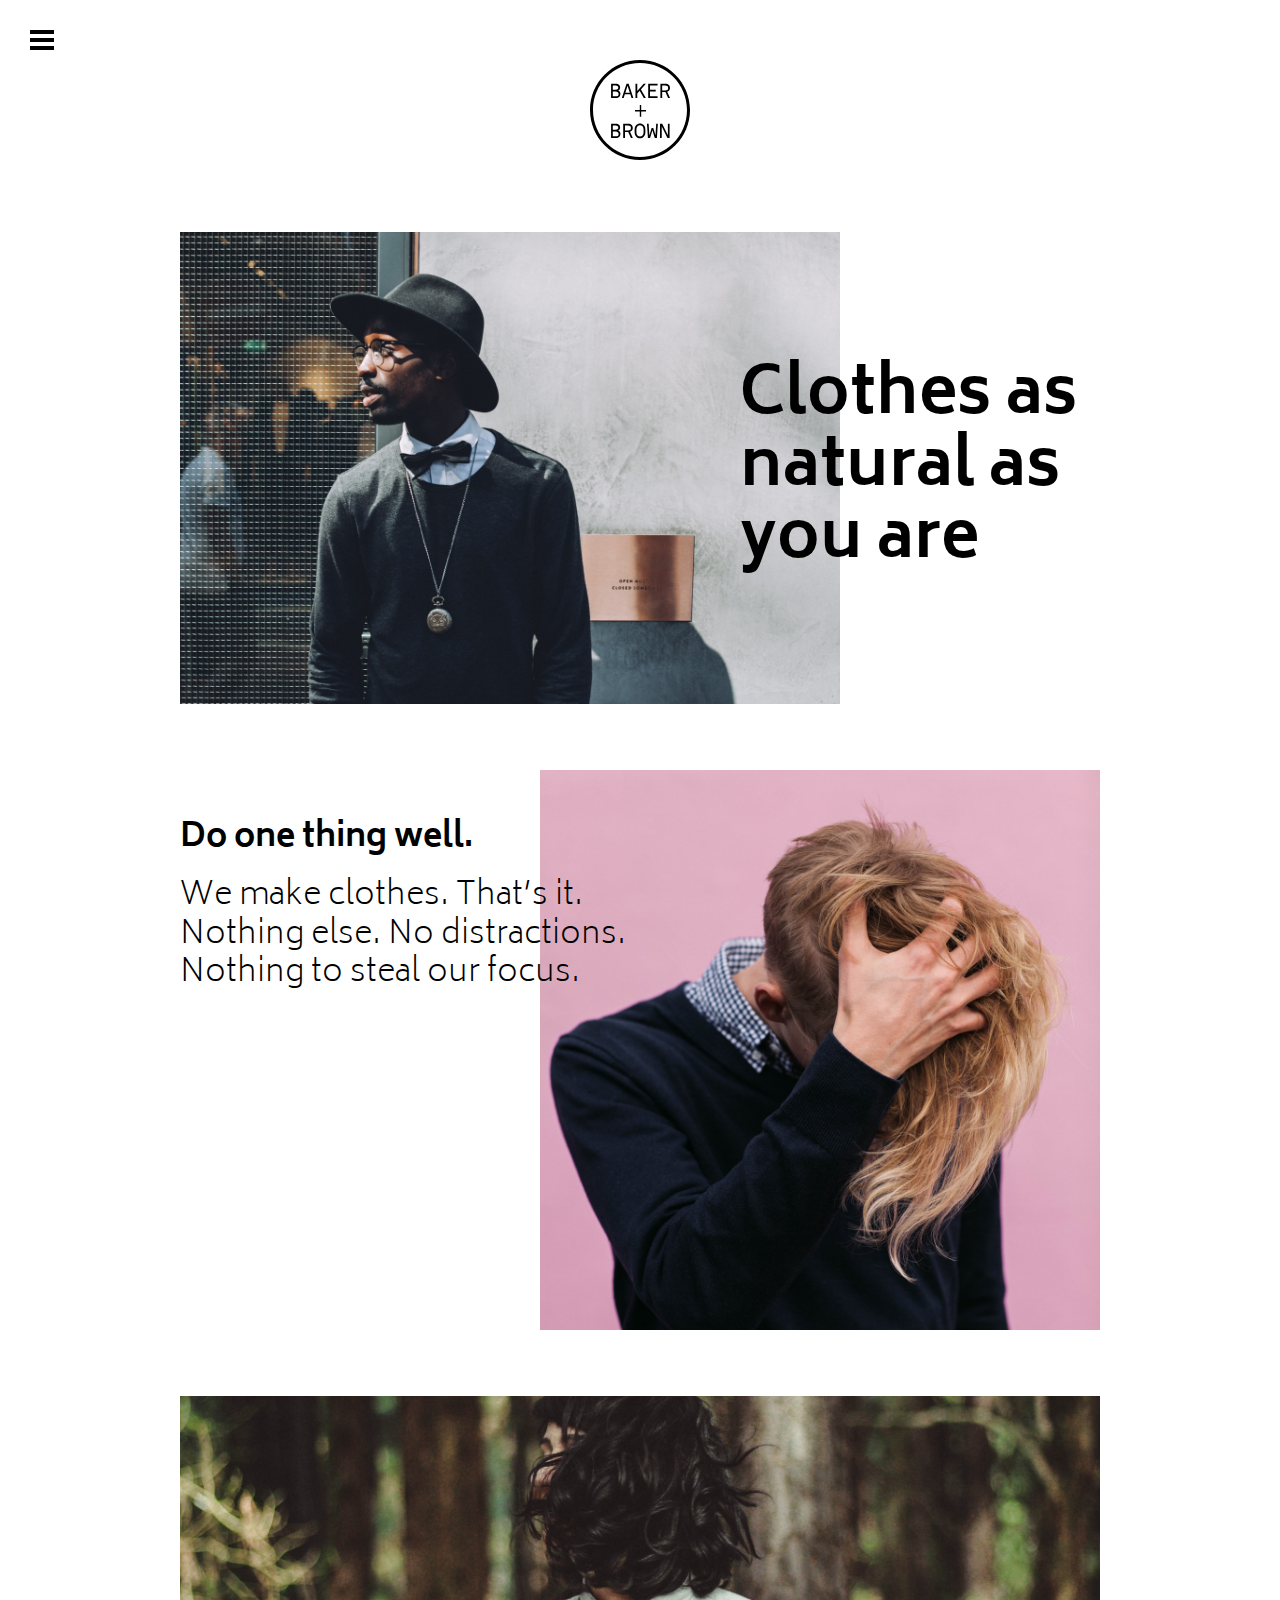
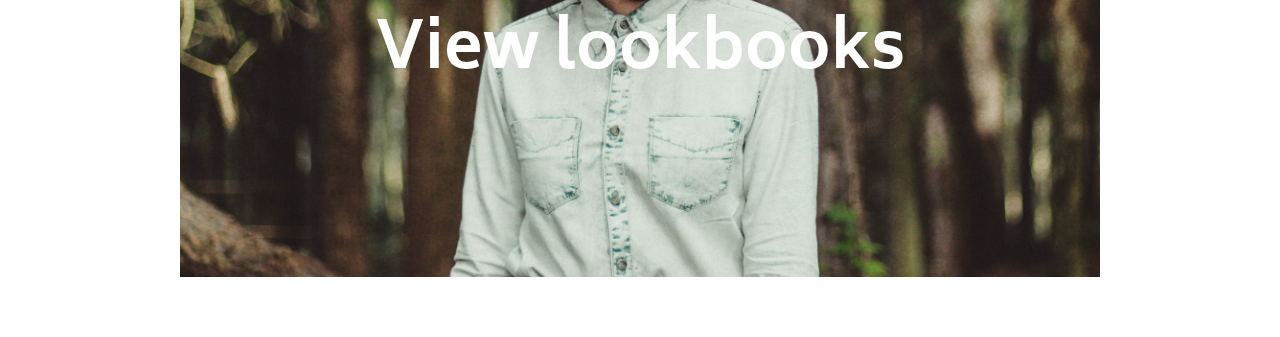
<file: Baker+Brown/index.html>
<!DOCTYPE html>
<html lang="en">
  <head>
    <meta charset="UTF-8" />
    <meta http-equiv="X-UA-Compatible" content="IE=edge" />
    <meta name="viewport" content="width=1024, initial-scale=1.0" />
    <link rel="stylesheet" href="./style.css" />
    <title>Baker+Brown</title>
  </head>
  <body>
    <header>
      <h1>
        <img src="./assets/logo.svg" alt="Baker+Brown" />
      </h1>
      <a href="#" class="menu-toggle"><img src="./assets/menu-icon.svg" alt=""/></a>
    </header>
    <div class="menu">
      <nav>
        <a href="#">Shop</a>
        <a href="#">Winter2022</a>
        <a href="#">process</a>
        <a href="#">About us</a>
      </nav>
    </div>
    <section class="natural">
      <img src="./assets/image_1.jpg" alt="" />
      <div class="copy">
        <h2>Clothes as natural as you are</h2>
      </div>
    </section>
    <section class="one-thing">
      <img src="./assets/image_2.jpg" alt="" />
      <div class="copy">
        <h3>Do one thing well.</h3>
        <p>
          We make clothes. That’s it. Nothing else. No distractions. Nothing to
          steal our focus.
        </p>
      </div>
    </section>
    <section class="lookbook">
      <h2>View lookbooks</h2>
    </section>
    <script src="./assets/jquery.js"></script>
    <script src="./main.js"></script>
  </body>
</html>
</file>
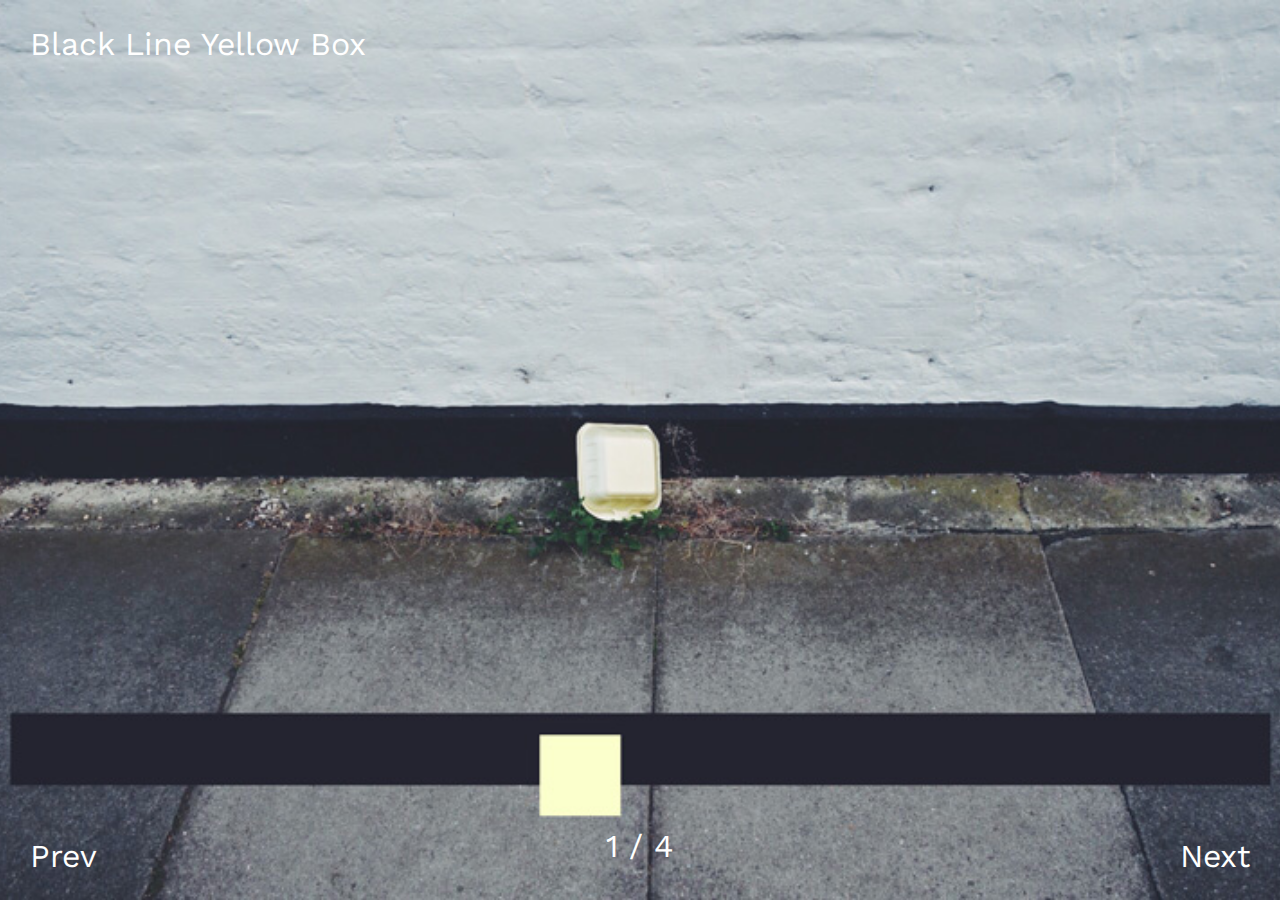
<file: boyce-slideshow/index.html>
<!DOCTYPE html>
<html lang="en">
  <head>
    <meta charset="UTF-8" />
    <meta http-equiv="X-UA-Compatible" content="IE=edge" />
    <meta name="viewport" content="width=device-width, initial-scale=1.0" />
    <link rel="stylesheet" href="./style.css" />
    <title>Boyce-slideshow</title>
  </head>
  <body>
    <div class="slideshow">
      <div class="holder">
        <div class="slide-1">Black Line Yellow Box</div>
        <div class="slide-2">Bollard Bag Black Grey</div>
        <div class="slide-3">Cardboard Box Metal Panel</div>
        <div class="slide-4">Post Panel Frame</div>
      </div>
    </div>

    <div class="steps"></div>

    <a href="#" class="prev">Prev</a>
    <a href="#" class="next">Next</a>

    <script src="./assets/jquery.js"></script>
    <script src="slideshow.js"></script>
  </body>
</html>
</file>
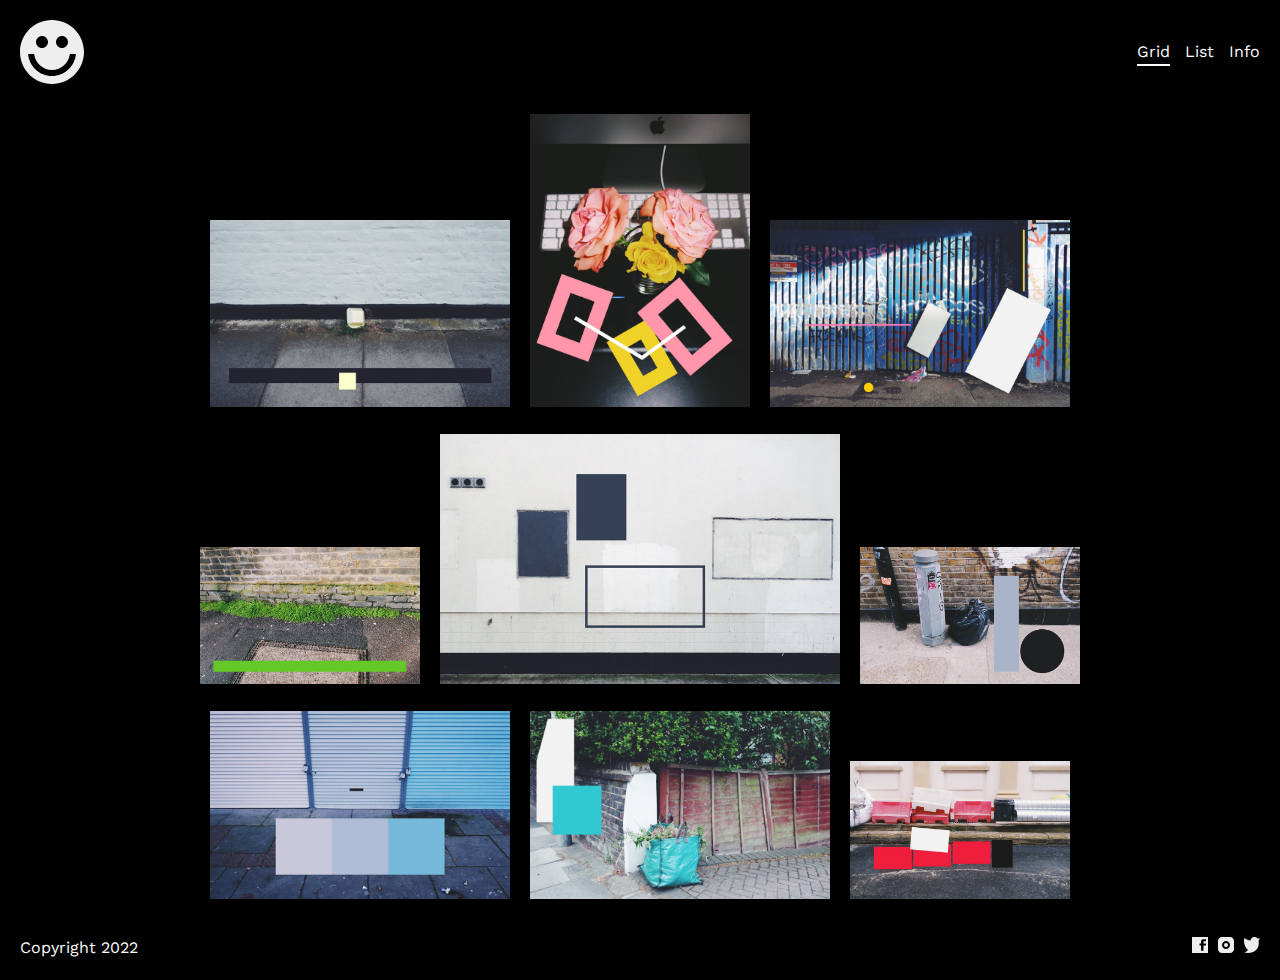
<file: boyce/index.html>
<!DOCTYPE html>
<html lang="en">
  <head>
    <meta charset="UTF-8" />
    <meta http-equiv="X-UA-Compatible" content="IE=edge" />
    <meta name="viewport" content="width=device-width, initial-scale=1.0" />
    <link rel="stylesheet" href="style.css">
    <title>Boyce</title>
  </head>
  <body>
    <header>
      <h1>
        <img src="./assets/logo.svg" alt="logo" />
      </h1>
      <nav>
        <a href="#" class="selected">Grid</a>
        <a href="./list.html">List</a>
        <a href="#">Info</a>
      </nav>
    </header>
    <section class="photos">
      <div class="photo">
        <div class="overlay">
          <h2>Black Line Yellow Box</h2>
        </div>
        <img src="./assets/image_1.jpg" alt="" />
      </div>
      <div class="photo small">
        <div class="overlay">
          <h2>Desk Flowers</h2>
        </div>
        <img src="./assets/image_2.jpg" alt="" />
      </div>
      <div class="photo">
        <div class="overlay">
          <h2>Fence Sign Reach</h2>
        </div>
        <img src="./assets/image_3.jpg" alt="" />
      </div>
      <div class="photo small">
        <div class="overlay">
          <h2>Green Grass Line</h2>
        </div>
        <img src="./assets/image_4.jpg" alt="" />
      </div>
      <div class="photo large">
        <div class="overlay">
          <h2>Fill Outline</h2>
        </div>
        <img src="./assets/image_5.jpg" alt="" />
      </div>
      <div class="photo small">
        <div class="overlay">
          <h2>Bollard Bag Black Grey</h2>
        </div>
        <img src="./assets/image_6.jpg" alt="" />
      </div>
      <div class="photo">
        <div class="overlay">
          <h2>Three Shutters</h2>
        </div>
        <img src="./assets/image_7.jpg" alt="" />
      </div>
      <div class="photo">
        <div class="overlay">
          <h2>Green Bag White Wall</h2>
        </div>
        <img src="./assets/image_8.jpg" alt="" />
      </div>
      <div class="photo small">
        <div class="overlay">
          <h2>Temporary Barrier Bin</h2>
        </div>
        <img src="./assets/image_9.jpg" alt="" />
      </div>
    </section>
    <footer>
      <p>Copyright 2022</p>
      <nav>
        <a href="#"><img src="./assets/icon-facebook.svg" alt=""></a>
        <a href="#"><img src="./assets/icon-instagram.svg" alt=""></a>
        <a href="#"><img src="./assets/icon-twitter.svg" alt=""></a>
      </nav>
    </footer>
  </body>
</html>
</file>
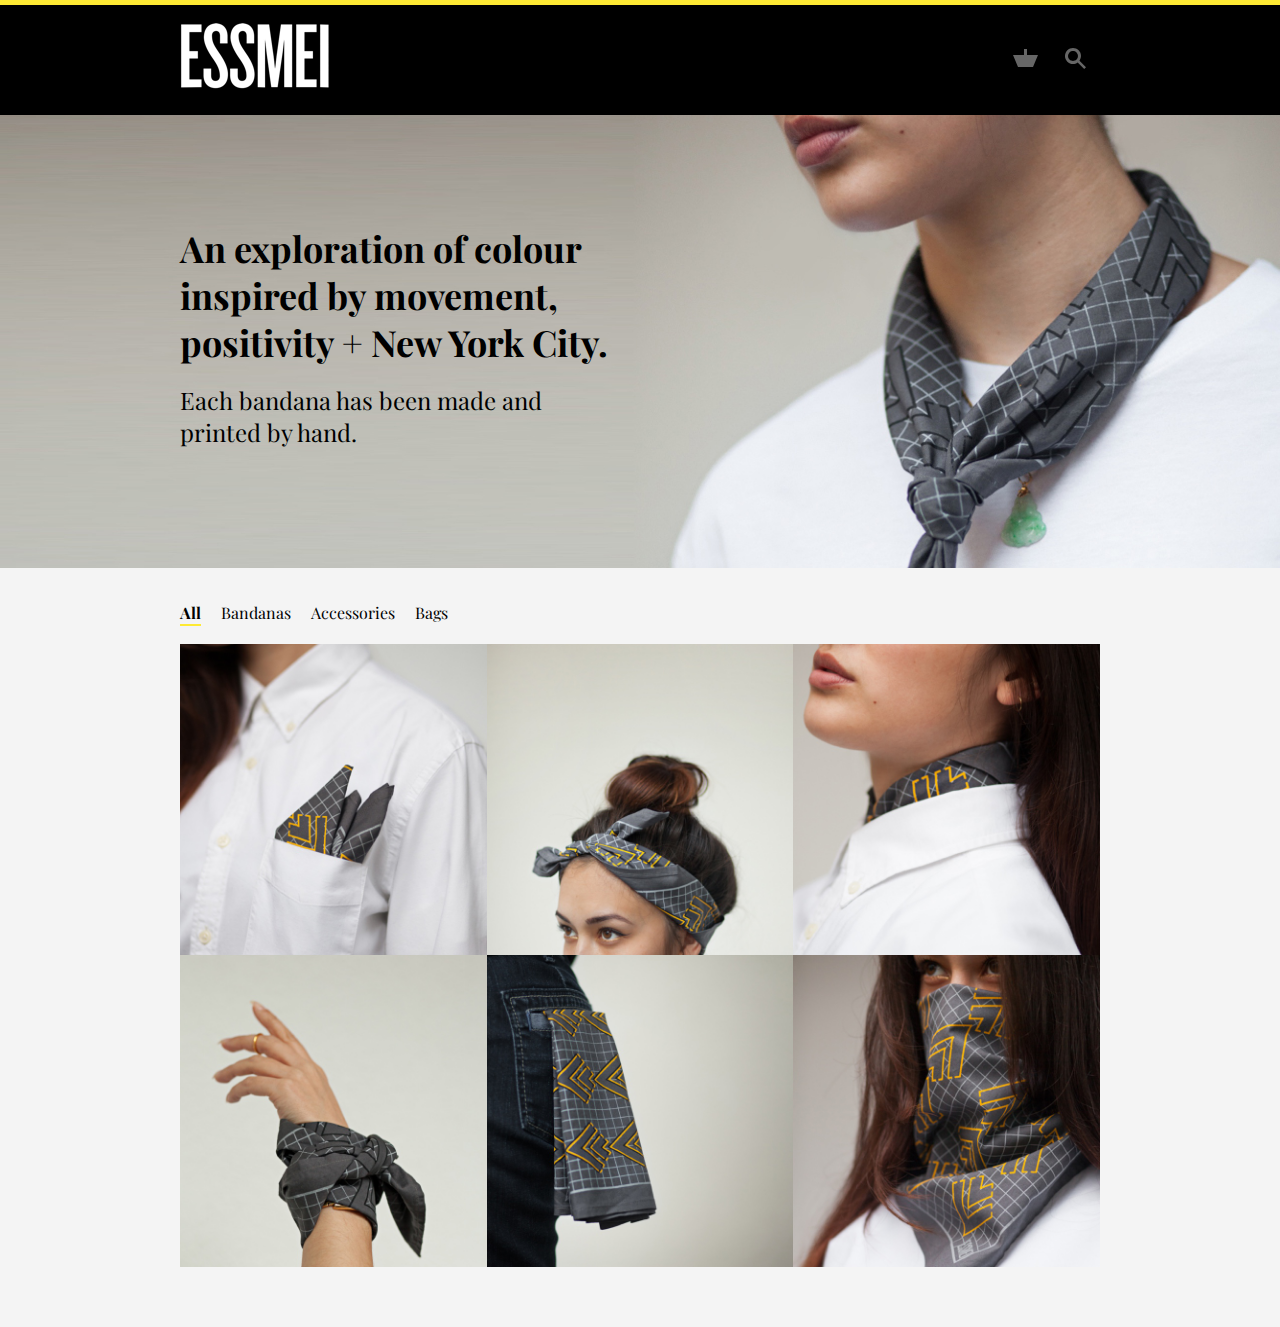
<file: Essmei/index.html>
<!DOCTYPE html>
<html lang="en">
  <head>
    <meta charset="UTF-8" />
    <meta http-equiv="X-UA-Compatible" content="IE=edge" />
    <meta name="viewport" content="width=device-width, initial-scale=1.0" />
    <link rel="stylesheet" href="./style.css" />
    <title>Essmei</title>
  </head>
  <body>
    <header>
      <div class="container">
        <h1>
          <img src="./assets/logo.png" alt="Essmei" />
        </h1>
        <nav>
          <a href="basket.html">
            <img src="./assets/basket-icon.svg" alt="basket" />
          </a>
          <a href="search.html">
            <img src="./assets/search-icon.svg" alt="search" />
          </a>
        </nav>
      </div>
    </header>
    <section class="hero">
      <div class="container">
        <div class="intro">
          <h2>
            An exploration of colour inspired by movement, positivity + New York
            City.
          </h2>
          <p>Each bandana has been made and printed by hand.</p>
        </div>
      </div>
    </section>
    <nav class="filters">
      <div class="container">
        <a href="#" class="show-filters">Show filters</a>
        <ul class="filters-list">
          <li>
            <a class="selected" href="all.html" data-filter=".product">All</a>
          </li>
          <li>
            <a href="bandanas.html" data-filter=".bandanas">Bandanas</a>
          </li>
          <li>
            <a href="accessories.html" data-filter=".accessories"
              >Accessories</a
            >
          </li>
          <li>
            <a href="bags.html" data-filter=".bags">Bags</a>
          </li>
        </ul>
      </div>
    </nav>
    <section class="products">
      <div class="container">
        <div class="product accessories">
          <div class="overlay">
            <h4>Pocket square</h4>
            <p>$40</p>
          </div>
          <img src="./assets/image_1.jpg" alt="" />
        </div>
        <div class="product bandanas">
          <div class="overlay">
            <h4>Bandana</h4>
            <p>$40</p>
          </div>
          <img src="./assets/image_2.jpg" alt="" />
        </div>
        <div class="product accessories">
          <div class="overlay">
            <h4>Neckerchief</h4>
            <p>$30</p>
          </div>
          <img src="./assets/image_3.jpg" alt="" />
        </div>
        <div class="product bandanas">
          <div class="overlay">
            <h4>Tie</h4>
            <p>$50</p>
          </div>
          <img src="./assets/image_4.jpg" alt="" />
        </div>
        <div class="product accessories">
          <div class="overlay">
            <h4>Wristkerchief</h4>
            <p>$35</p>
          </div>
          <img src="./assets/image_5.jpg" alt="" />
        </div>
        <div class="product bags">
          <div class="overlay">
            <h4>Balaclava</h4>
            <p>$20</p>
          </div>
          <img src="./assets/image_6.jpg" alt="" />
        </div>
      </div>
    </section>
    <script src="./assets/jquery.js"></script>
    <script src="./main.js"></script>
  </body>
</html>
</file>
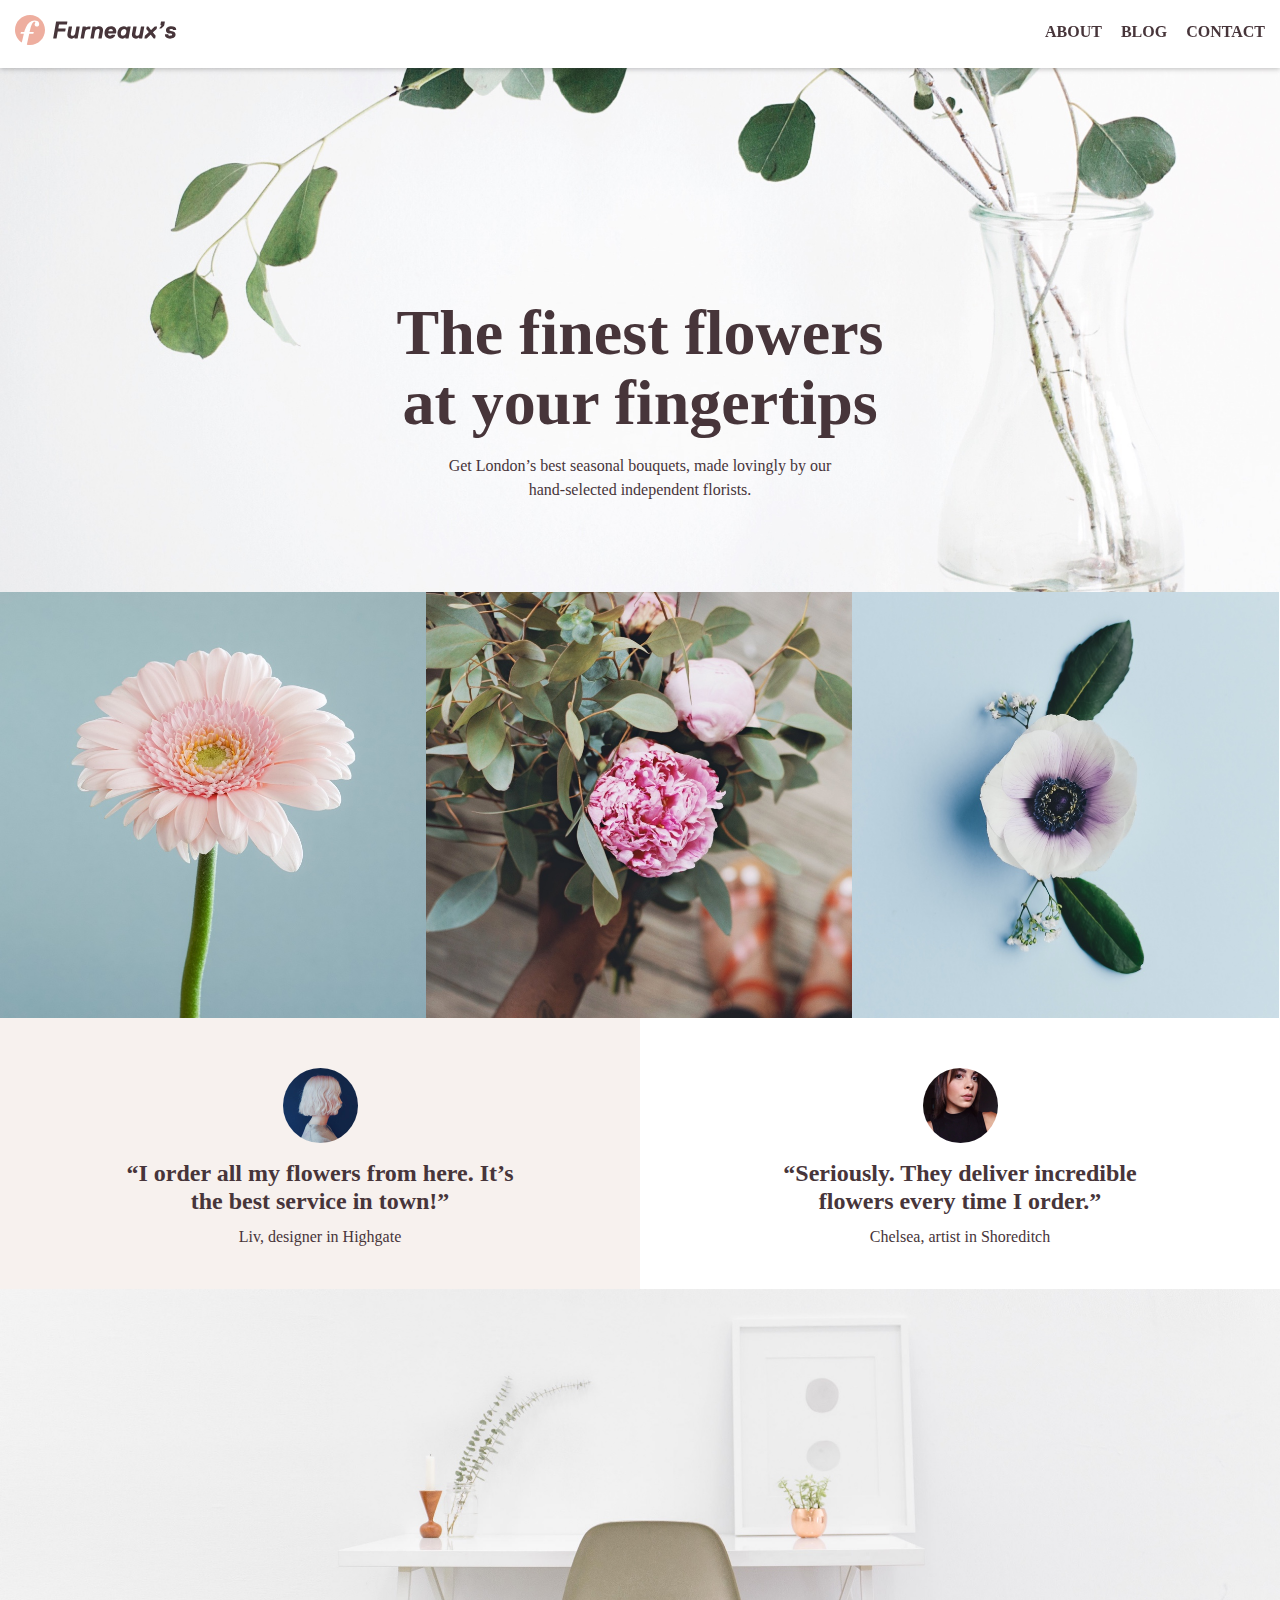
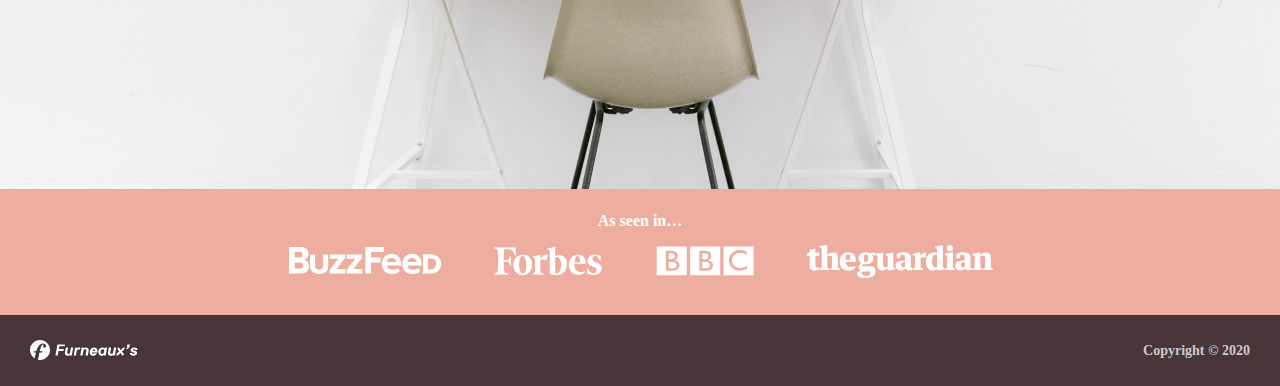
<file: furneauxs/index.html>
<!DOCTYPE html>
<html lang="en">
  <head>
    <meta charset="UTF-8" />
    <meta http-equiv="X-UA-Compatible" content="IE=edge" />
    <meta name="viewport" content="width=device-width, initial-scale=1.0" />
    <link rel="stylesheet" href="style.css">
    <title>Florist</title>
  </head>
  <body>
    <header>
      <h1><img src="./assets/logo.svg" alt="Florist" /></h1>
      <nav>
        <a href="#">About</a>
        <a href="#">Blog</a>
        <a href="#">Contact</a>
      </nav>
    </header>
    <section class="hero">
      <div>
        <h2>The finest flowers at your fingertips</h2>
        <p>
          Get London’s best seasonal bouquets, made lovingly by our
          hand-selected independent florists.
        </p>
      </div>
    </section>
    <section class="flowers">
        <img src="./assets/flower_1.jpg" alt="">
        <img src="./assets/flower_2.jpg" alt="">
        <img src="./assets/flower_3.jpg" alt="">
    </section>
    <section class="quotes">
      <div class="creambackground">
        <img src="./assets/quote_liv.png" alt="">
        <blockquote>“I order all my flowers from here. It’s the best service in town!”</blockquote>
        <p>Liv, designer in Highgate</p>
      </div>
      <div>
        <img src="./assets/quote_chelsea.png" alt="">
        <blockquote>“Seriously. They deliver incredible flowers every time I order.”</blockquote>
        <p>Chelsea, artist in Shoreditch</p>
      </div>
    </section>
    <section class="hero chair"></section>
    <section class="logos">
      <p>As seen in…</p>
      <img src="./assets/buzzfeed.svg" alt="">
      <img src="./assets/forbes.svg" alt="">
      <img src="./assets/bbc.svg" alt="">
      <img src="./assets/guardian.svg" alt="">
    </section>
    <footer>
      <img src="./assets/logo-footer.svg" alt="">
      <p>Copyright &copy; 2020</p>
    </footer>
  </body>
</html>
</file>
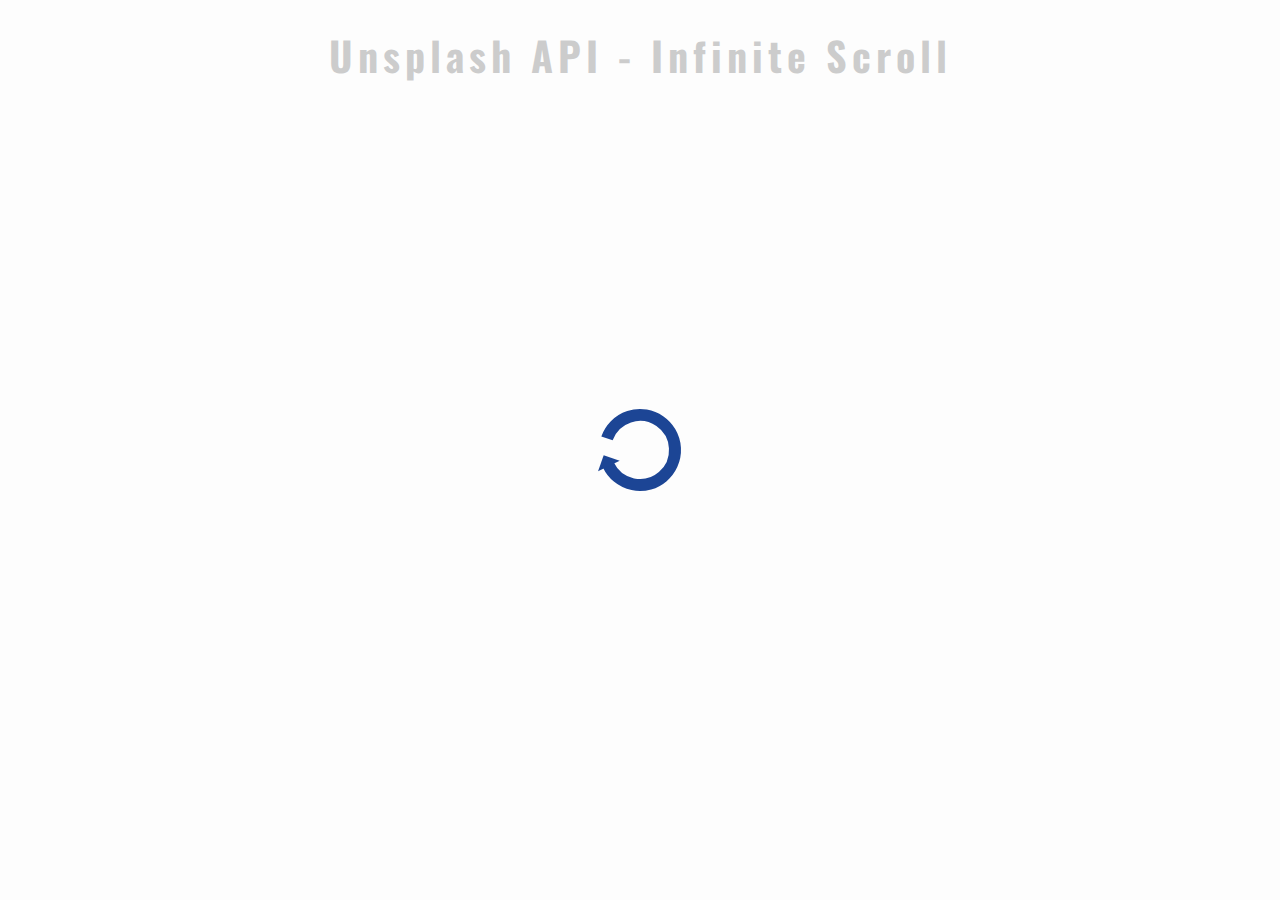
<file: infinite-scroll/index.html>
<!DOCTYPE html>
<html lang="en">
  <head>
    <meta charset="UTF-8" />
    <meta http-equiv="X-UA-Compatible" content="IE=edge" />
    <meta name="viewport" content="width=device-width, initial-scale=1.0" />
    <title>Infinite Scroll</title>
    <link rel="stylesheet" href="style.css" />
  </head>
  <body>
    <!-- Title -->
    <h1>Unsplash API - Infinite Scroll</h1>
    <!-- Loader -->
    <div class="loader" id="loader">
      <img src="./loader.svg" alt="Loading.." />
    </div>
    <!-- Image container -->
    <div class="image-container" id="image-container">
      
    </div>
    <script src="./main.js"></script>
  </body>
</html>
</file>
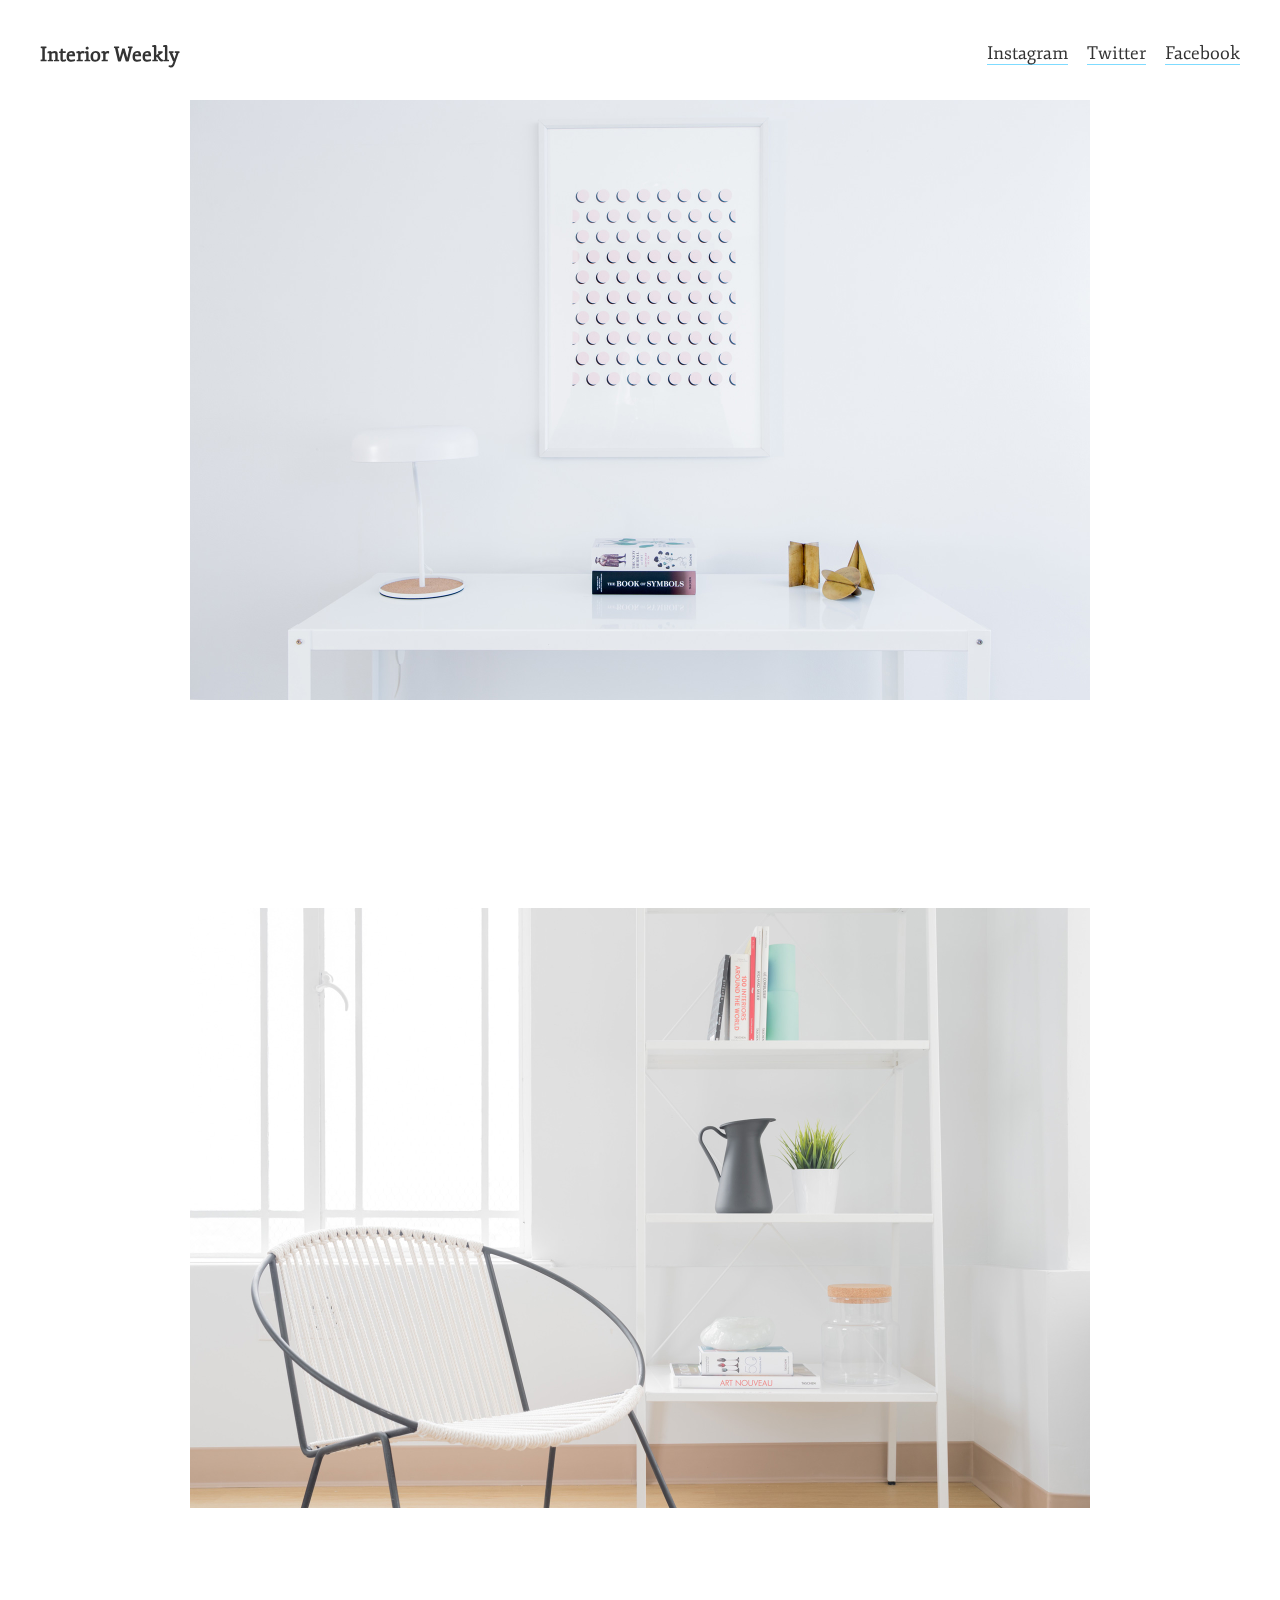
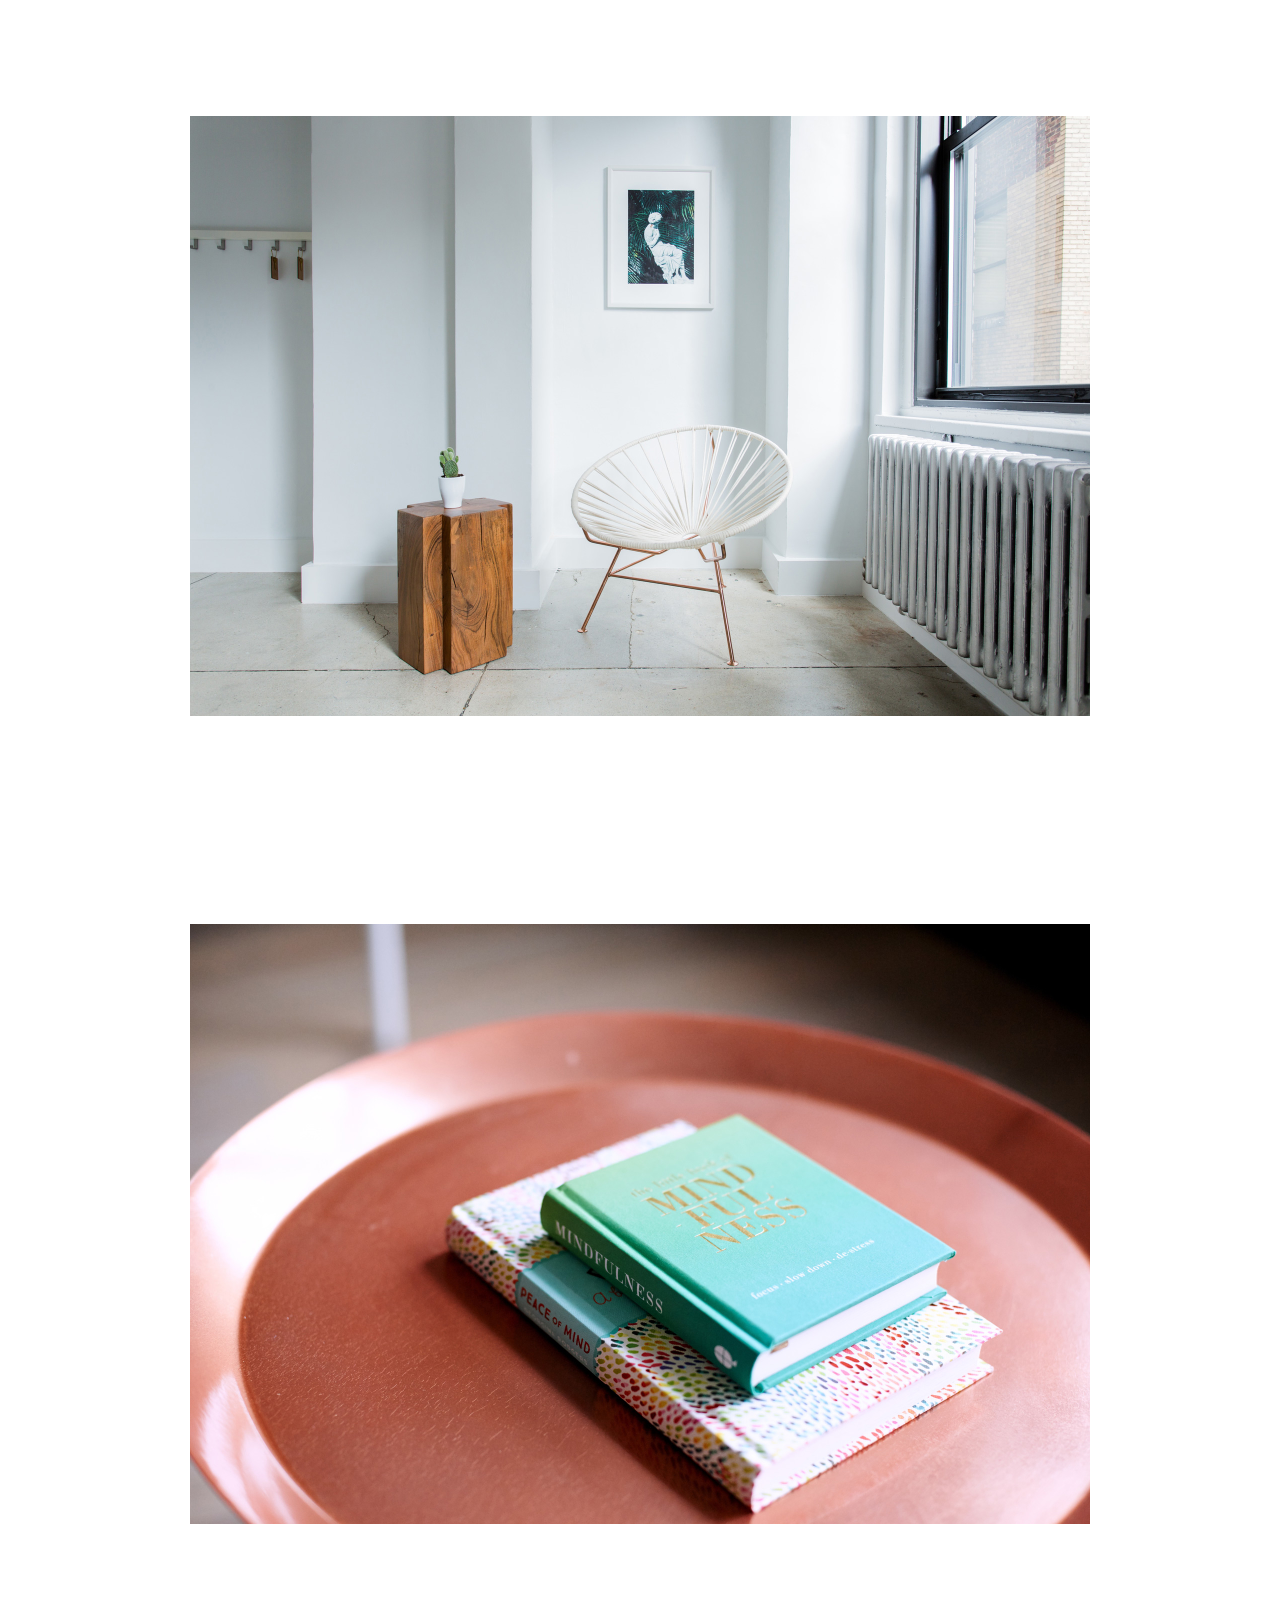
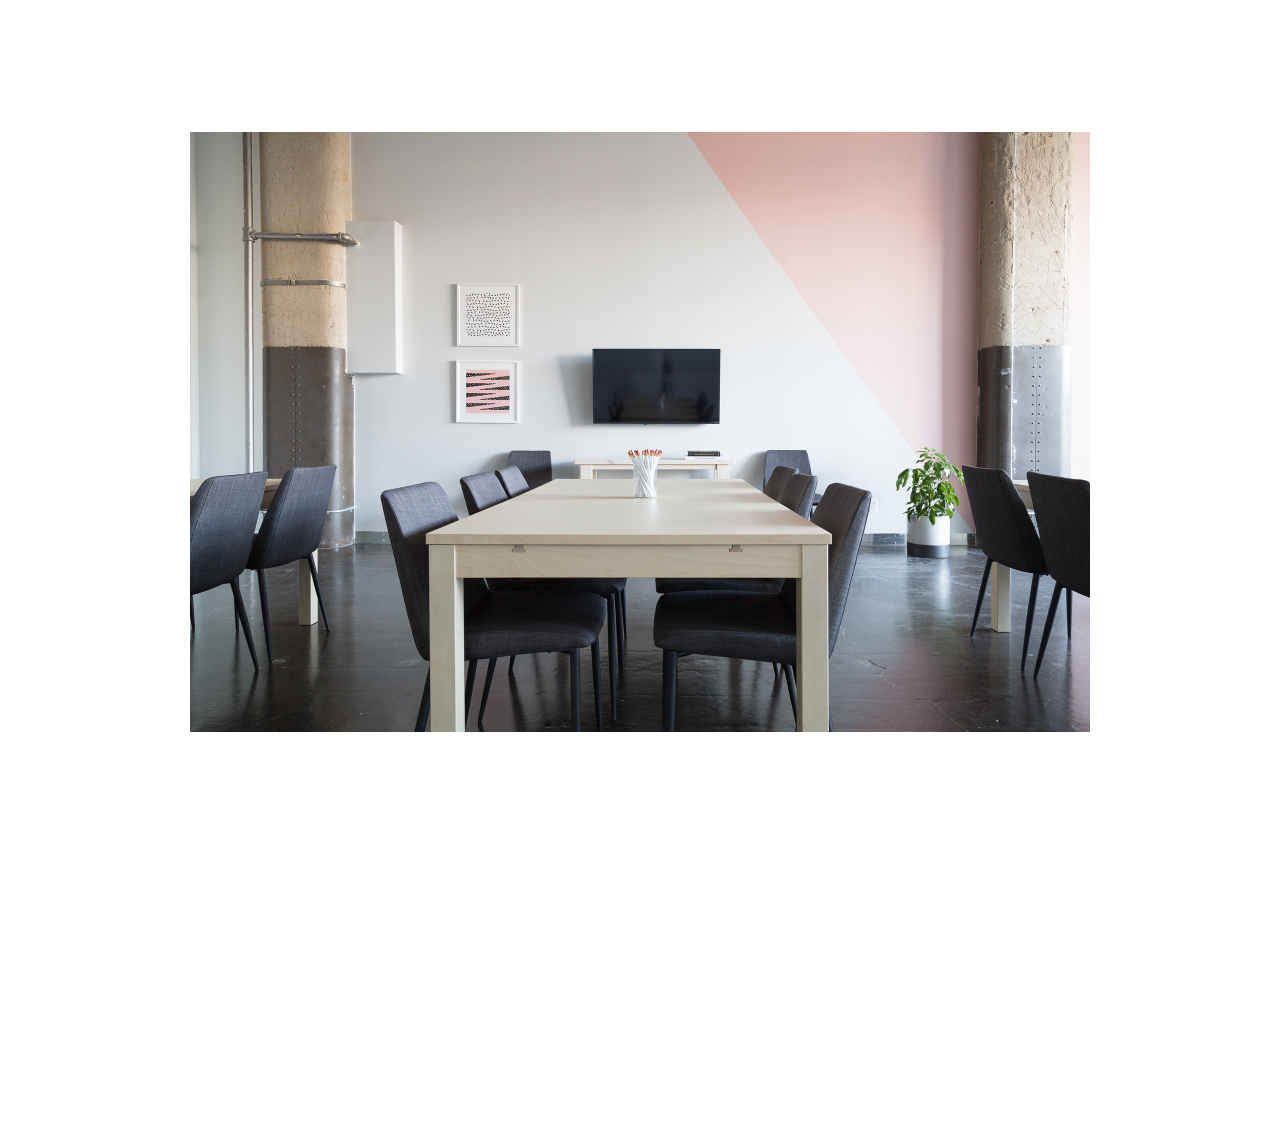
<file: interior-weekly/index.html>
<!DOCTYPE html>
<html lang="en">
  <head>
    <meta charset="UTF-8" />
    <meta http-equiv="X-UA-Compatible" content="IE=edge" />
    <meta name="viewport" content="width=1024, initial-scale=1.0" />
    <link rel="stylesheet" href="style.css" />
    <title>interior-weekly</title>
  </head>
  <body>
    <header>
      <h1>Interior Weekly</h1>

      <nav>
        <a href="https://www.instagram.com/interiorweekly">Instagram</a>
        <a href="https://www.twitter.com/interiorweekly">Twitter</a>
        <a href="https://www.facebook.com/interiorweekly">Facebook</a>
      </nav>
    </header>

    <section>
      <img src="./assets/image_1.jpg" />
    </section>

    <section>
      <img src="./assets/image_2.jpg" />
    </section>

    <section>
      <img src="./assets/image_3.jpg" />
    </section>

    <section>
      <img src="./assets/image_4.jpg" />
    </section>

    <section>
      <img src="./assets/image_5.jpg" />
    </section>
    <div class="progress">
      <div class="bar"></div>
    </div>
    <script src="./assets/jquery.js"></script>
    <script src="./scroll.js"></script>
  </body>
</html>
</file>
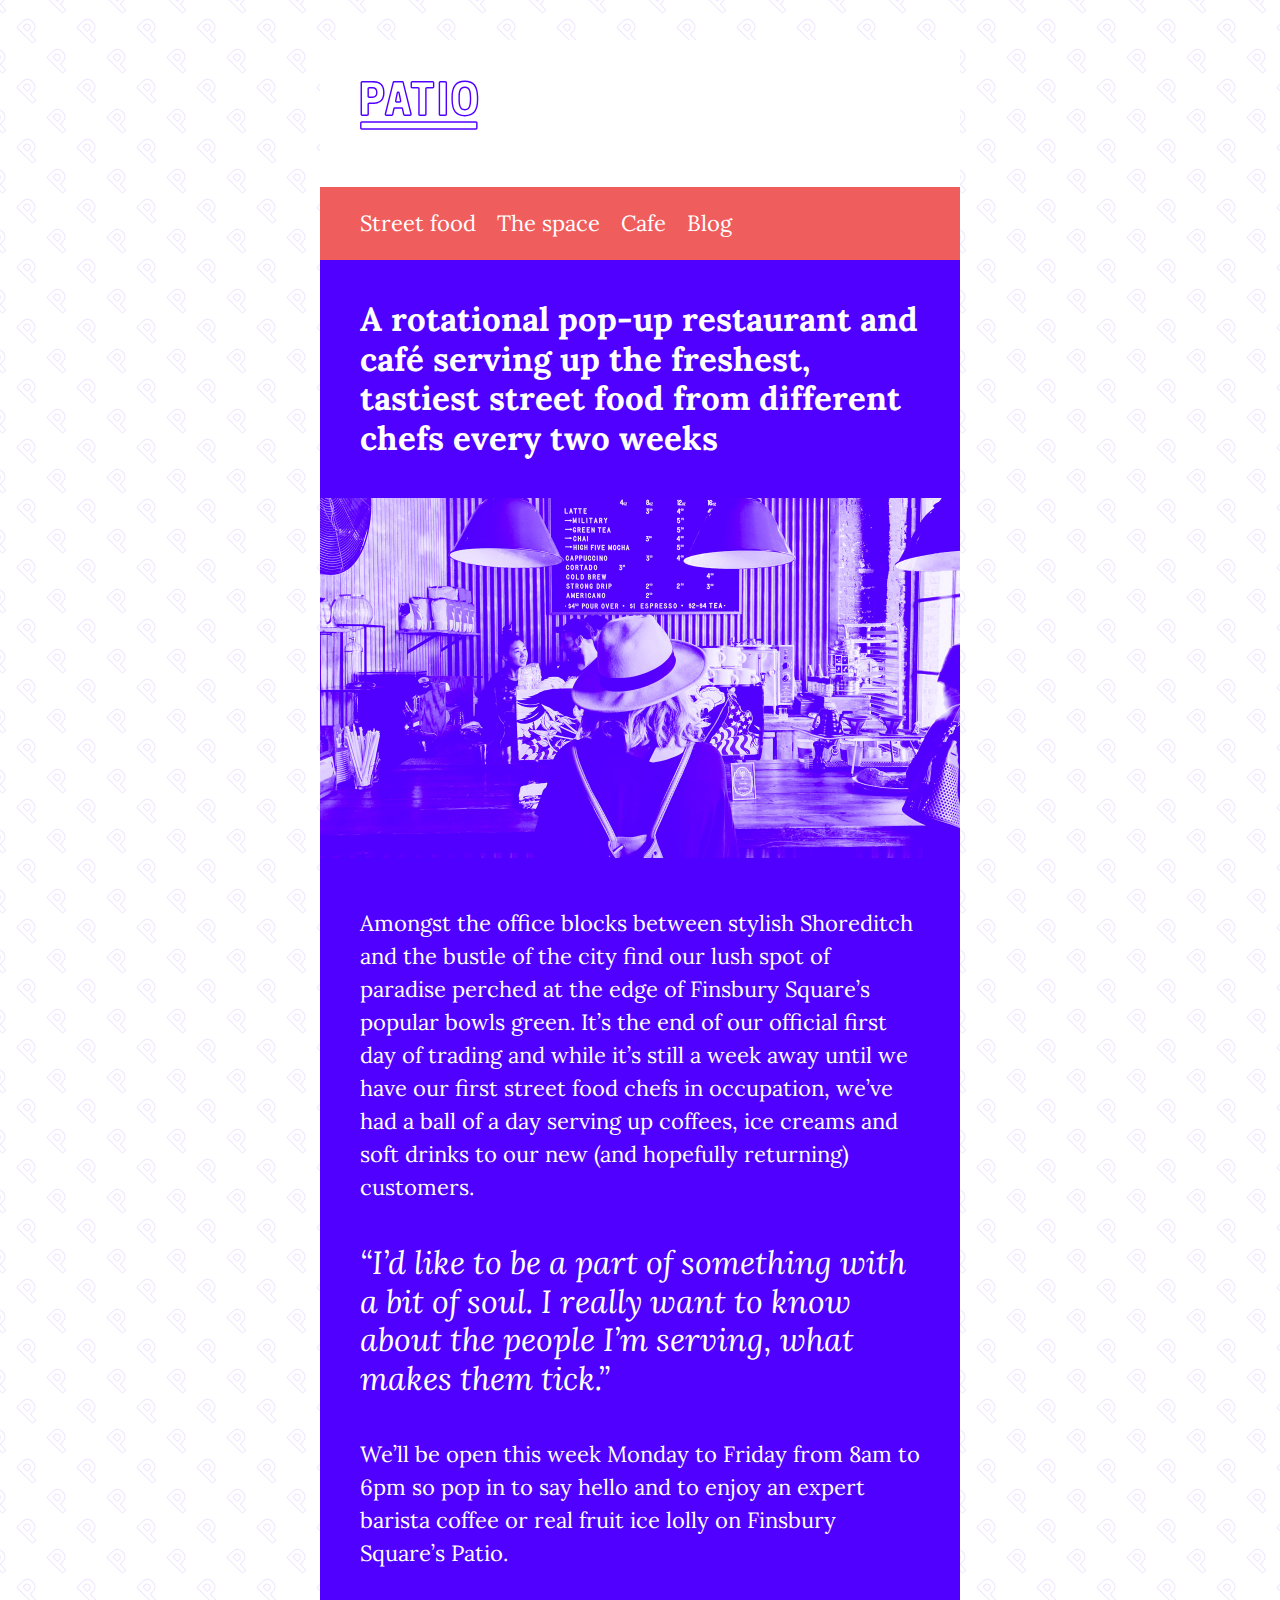
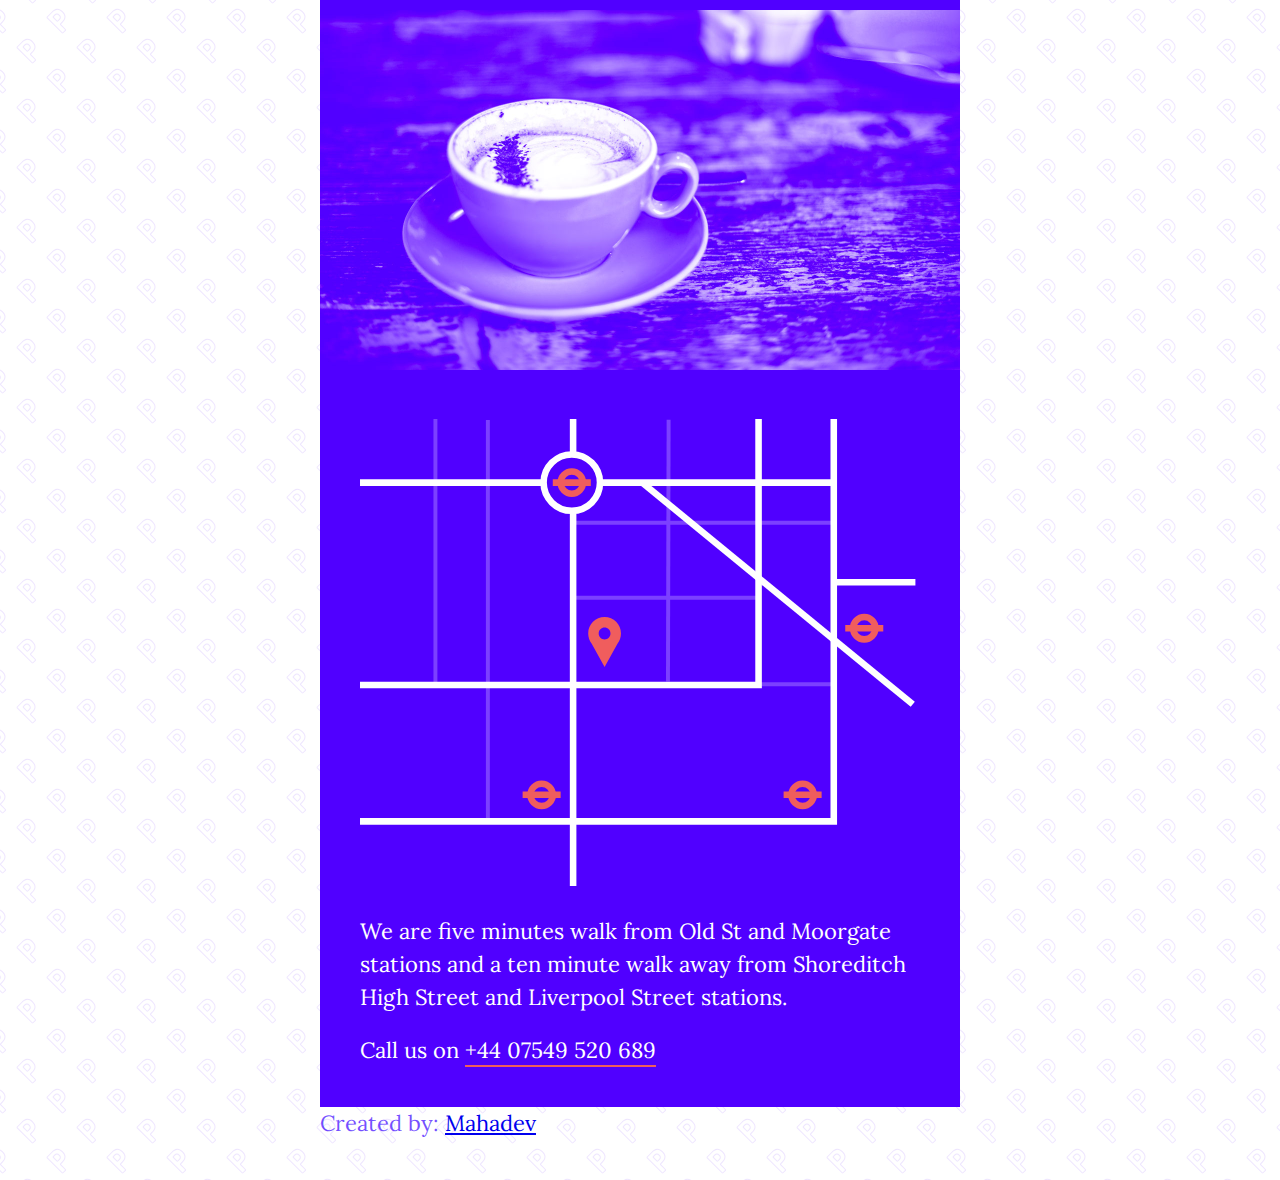
<file: Patio/index.html>
<!DOCTYPE html>
<html lang="en">
  <head>
    <meta charset="UTF-8" />
    <meta http-equiv="X-UA-Compatible" content="IE=edge" />
    <meta name="viewport" content="width=device-width, initial-scale=1.0" />
    <link rel="stylesheet" href="./style.css" />
    <title>Patio</title>
  </head>
  <body>
    <header>
      <h1><img src="./assets/logo.svg" alt="" /></h1>
    </header>
    <nav>
      <a href="#">Street food</a>
      <a href="#">The space</a>
      <a href="#">Cafe</a>
      <a href="#">Blog</a>
    </nav>
    <section>
      <h2>
        A rotational pop-up restaurant and café serving up the freshest,
        tastiest street food from different chefs every two weeks
      </h2>
    </section>
    <section class="fullbleed">
      <img src="./assets/store.jpg" alt="Patio Cafe Interior" />
    </section>
    <section>
      <p>
        Amongst the office blocks between stylish Shoreditch and the bustle of
        the city find our lush spot of paradise perched at the edge of Finsbury
        Square’s popular bowls green. It’s the end of our official first day of
        trading and while it’s still a week away until we have our first street
        food chefs in occupation, we’ve had a ball of a day serving up
        coffees, ice creams and soft drinks to our new (and hopefully returning)
        customers.
      </p>
      <blockquote>
        “I’d like to be a part of something with a bit of soul. I really want to
        know about the people I’m serving, what makes them tick.”
      </blockquote>
      <p>
        We’ll be open this week Monday to Friday from 8am to 6pm so pop in
        to say hello and to enjoy an expert barista coffee or real
        fruit ice lolly on Finsbury Square’s Patio.
      </p>
    </section>
    <section class="fullbleed">
      <img src="./assets/coffee.jpg" alt="" />
    </section>
    <section class="contact">
      <img class="map" src="./assets/map.svg" alt="" />
      <p>
        We are five minutes walk from Old St and Moorgate stations and a ten
        minute walk away from Shoreditch High Street and Liverpool Street
        stations.
      </p>
      <p>
        Call us on <a href="tel:+4407549520689">+44 07549 520 689</a>
      </p>
    </section>
      <p class="author">Created by: <a href="https://github.com/Mahadev10/">Mahadev</a></p>
  </body>
</html>
</file>
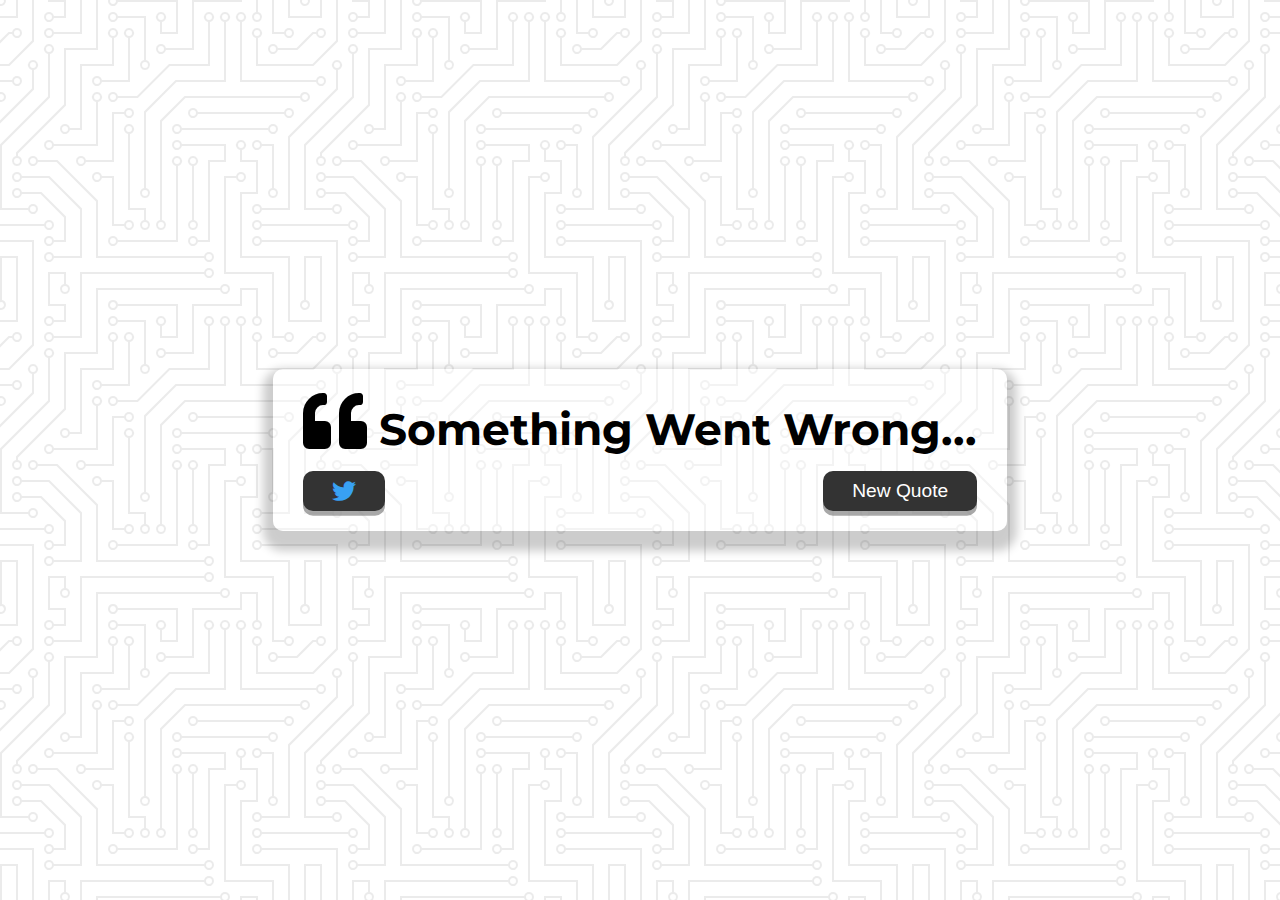
<file: quote-generator/index.html>
<!DOCTYPE html>
<html lang="en">
  <head>
    <meta charset="UTF-8" />
    <meta name="viewport" content="width=device-width, initial-scale=1.0" />
    <title>Quote Generator</title>
    <link
      rel="stylesheet"
      href="https://cdnjs.cloudflare.com/ajax/libs/font-awesome/5.10.2/css/all.min.css"
    />
    <link rel="stylesheet" href="style.css" />
  </head>
  <body>
    <div class="quote-container" id="quote-container">
      <!-- quote element -->
      <div class="quote-text">
        <i class="fas fa-quote-left"></i>
        <span id="quote"></span>
      </div>
      <!-- Author -->
      <div class="quote-author">
          <span id="author"></span>
      </div>
      <!-- Buttons -->
      <div class="button-container">
          <button class="twitter-button" id="twitter" title="Tweet This!">
              <i class="fab fa-twitter"></i>
          </button>
          <button id="new-quote">New Quote</button>
       </div>
    </div>
    <!-- Loader -->
    <div class="loader" id="loader"></div>
    <!-- Script -->
    <script src="./jquery.js"></script>
    <script src="./script.js"></script>
  </body>
</html>
</file>
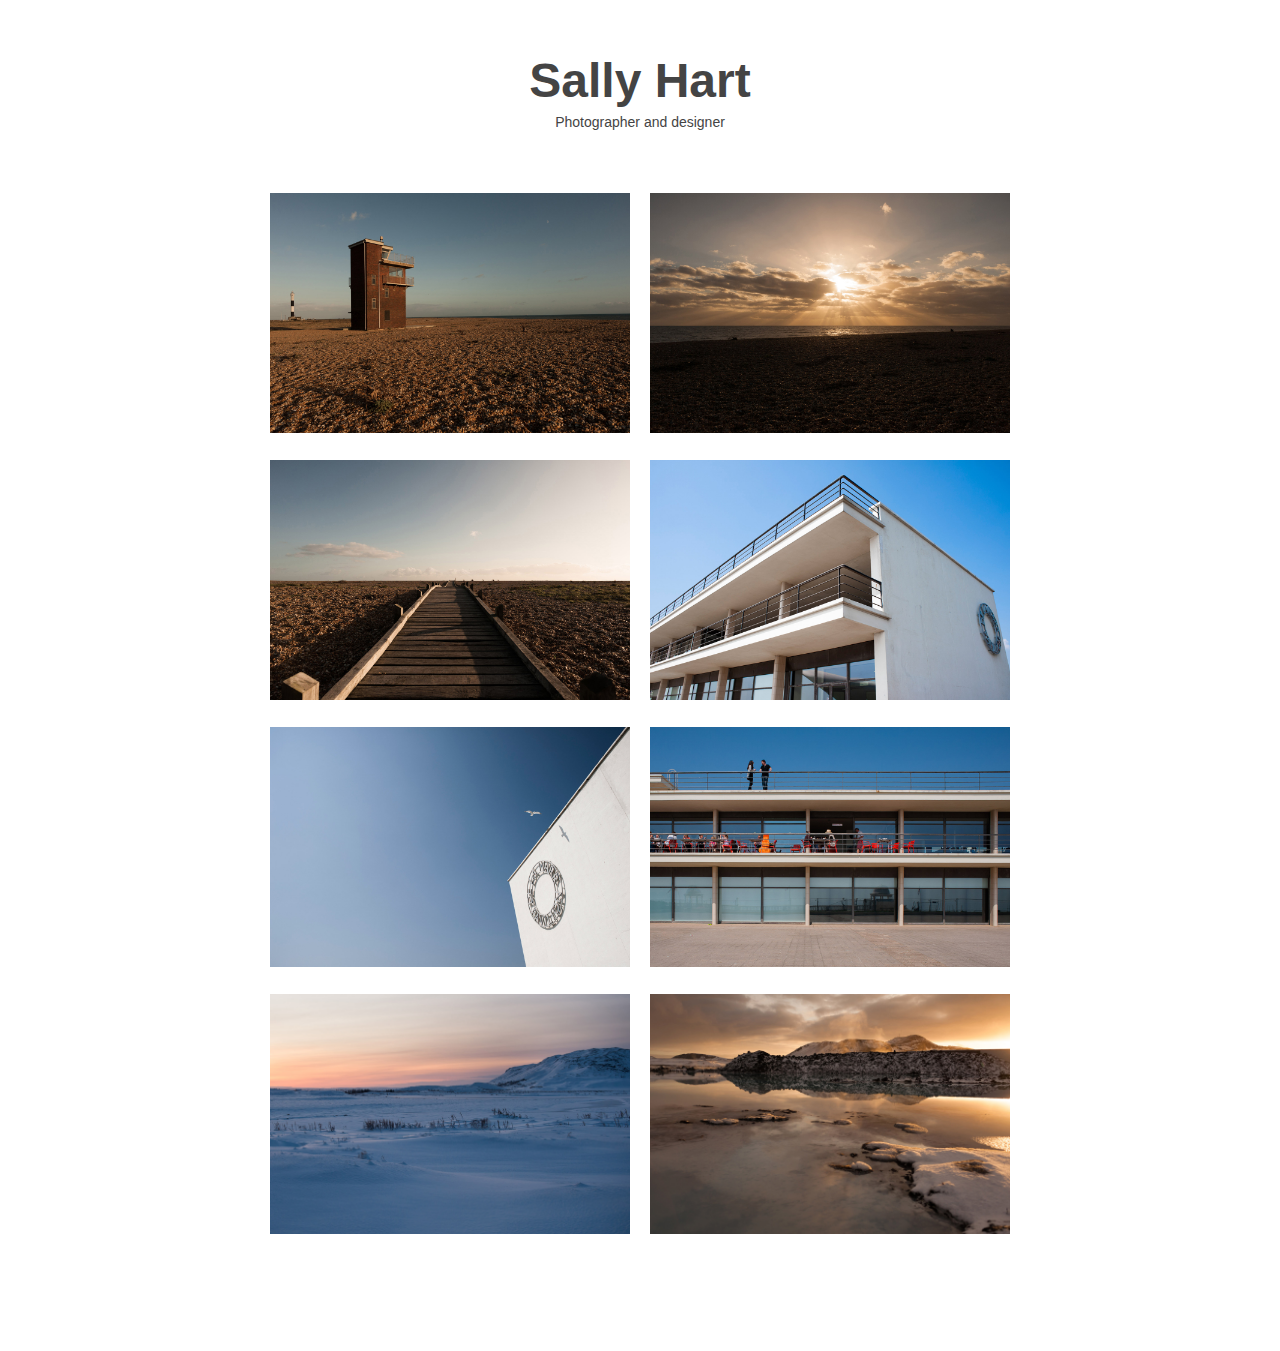
<file: sally-hart-lightbox/index.html>
<!DOCTYPE html>
<html lang="en">
<head>
  <meta charset="UTF-8">
  <meta http-equiv="X-UA-Compatible" content="IE=edge">
  <meta name="viewport" content="width=device-width, initial-scale=1.0">
  <link rel="stylesheet" href="./style.css" />
  <title>Sally Hart Lightbox</title>
</head>
<body>
  <header>
    <h1>Sally Hart</h1>
    <h2>Photographer and designer</h2>
  </header>
  
  <article class="photos">
    <a href="./assets/sally_1.jpg">
      <img src="./assets/sally_1.jpg">
    </a>
    <a href="./assets/sally_2.jpg">
      <img src="./assets/sally_2.jpg">
    </a>
    <a href="./assets/sally_3.jpg">
      <img src="./assets/sally_3.jpg">
    </a>
    <a href="./assets/sally_4.jpg">
      <img src="./assets/sally_4.jpg">
    </a>
    <a href="./assets/sally_5.jpg">
      <img src="./assets/sally_5.jpg">
    </a>
    <a href="./assets/sally_6.jpg">
      <img src="./assets/sally_6.jpg">
    </a>
    <a href="./assets/sally_7.jpg">
      <img src="./assets/sally_7.jpg">
    </a>
    <a href="./assets/sally_8.jpg">
      <img src="./assets/sally_8.jpg">
    </a>
  </article>
  
  <div class="modal">
    <div class="modal-background"></div>
    <div class="modal-close">Close</div>
    <div class="modal-content"></div>      
  </div>
  <script src="./assets/jquery.js"></script>
  <script src="./modal.js"></script>
</body>
</html>
</file>
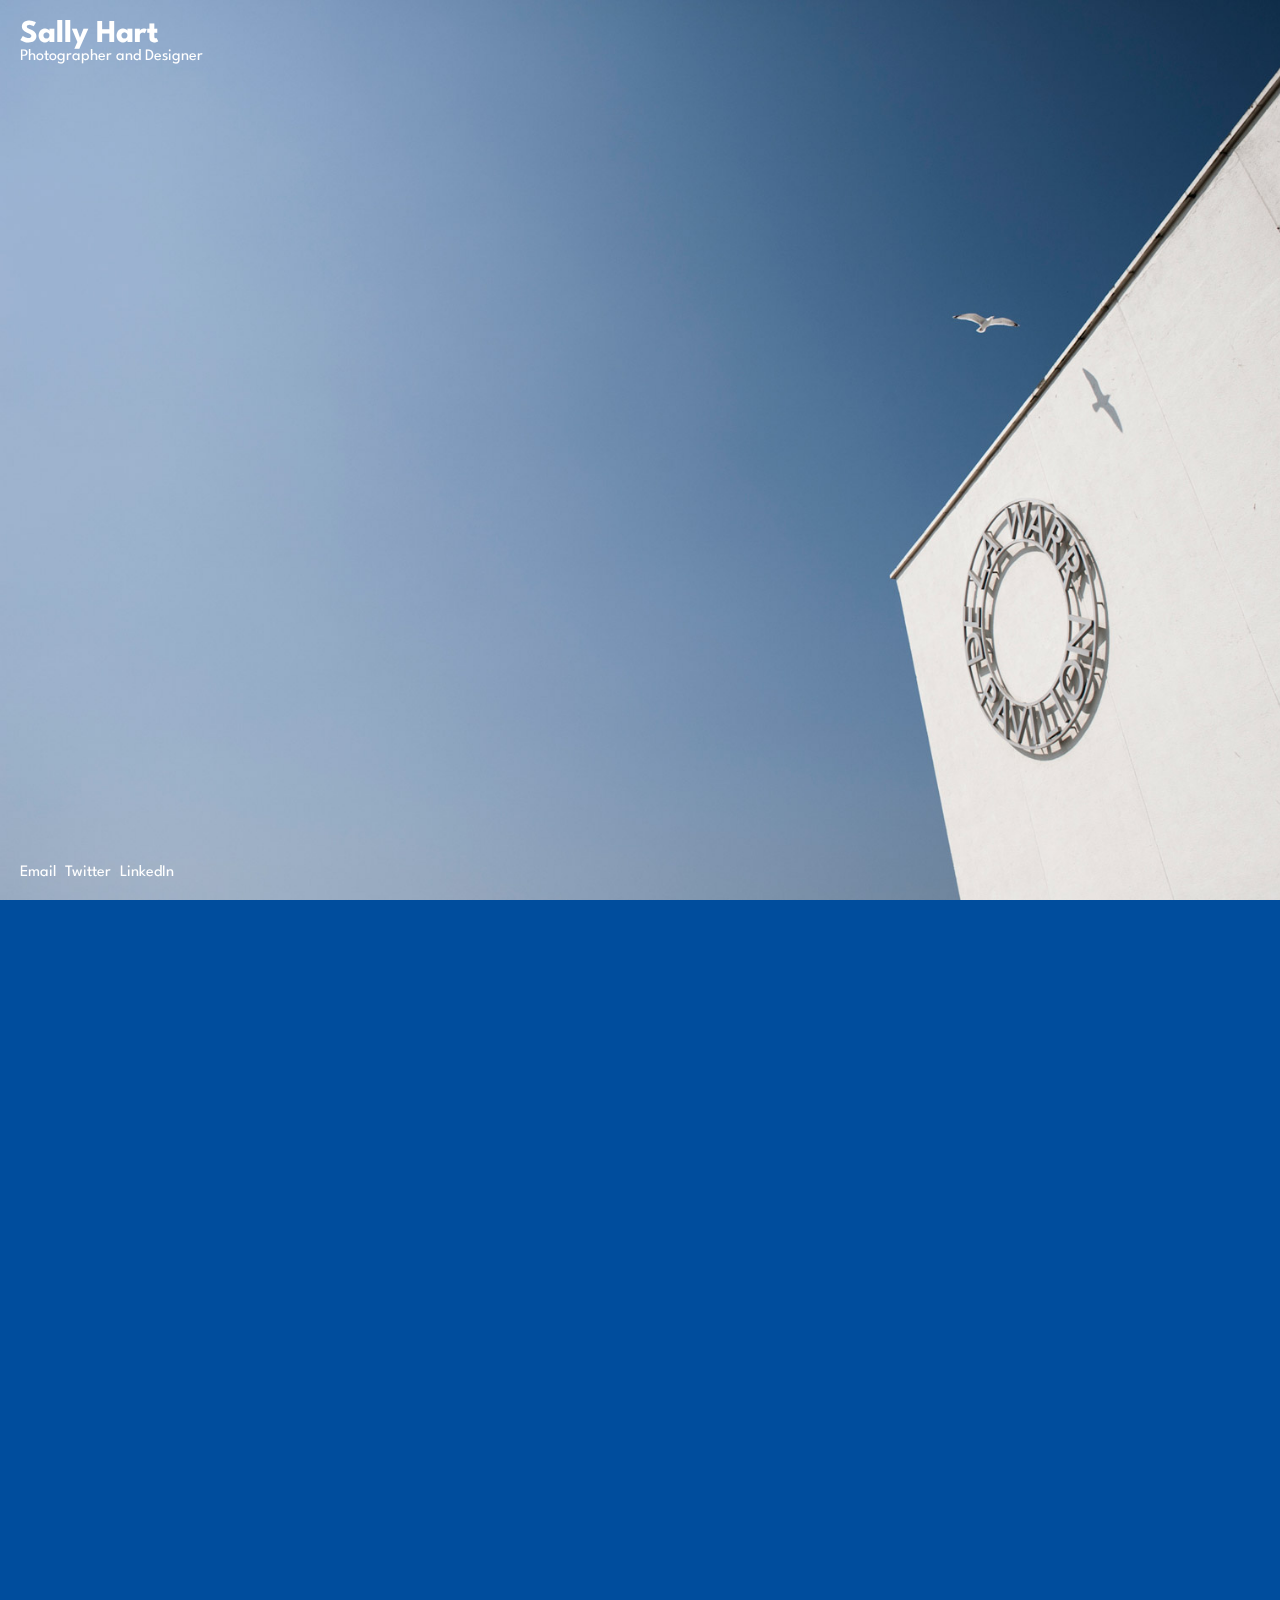
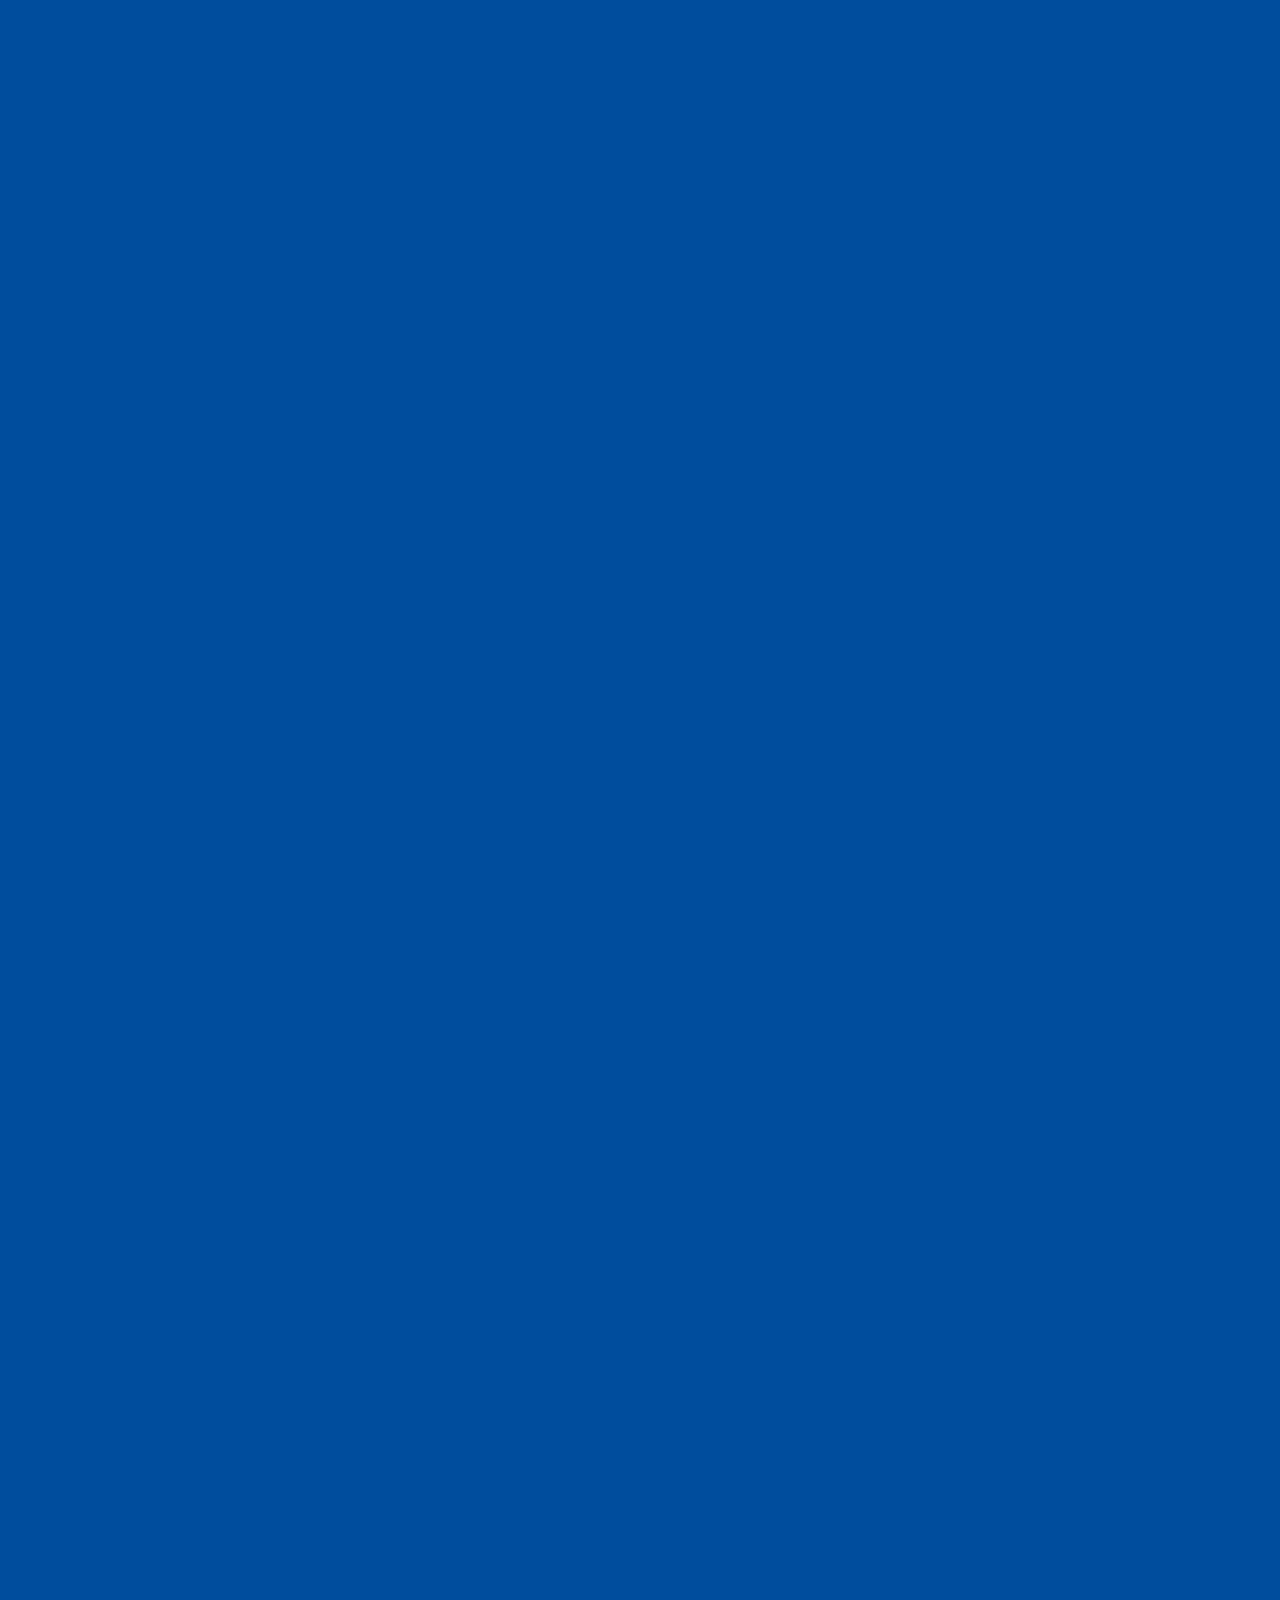
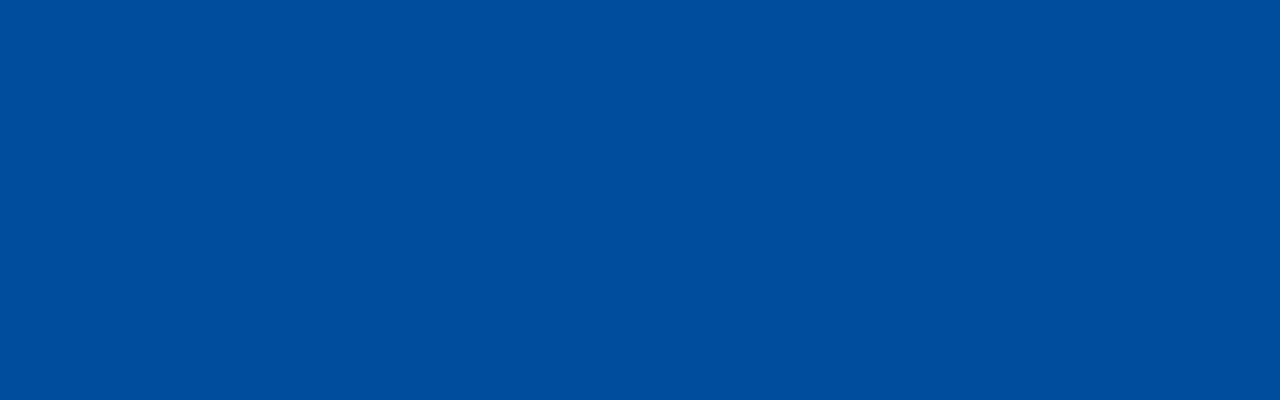
<file: sally-hart-photography/index.html>
<!DOCTYPE html>
<html lang="en">
  <head>
    <meta charset="UTF-8" />
    <meta http-equiv="X-UA-Compatible" content="IE=edge" />
    <meta name="viewport" content="width=device-width, initial-scale=1.0" />
    <link rel="stylesheet" href="./style.css" />
    <title>sally-hart</title>
  </head>
  <body>
    <header>
      <h1>Sally Hart</h1>
      <p>Photographer and Designer</p>
    </header>
    <section class="image_1"></section>
    <section class="image_2"></section>
    <section class="image_3"></section>
    <section class="image_4"></section>
    <footer>
      <a href="mailto:mahadev.clever@gmail.com">Email</a>
      <a href="#">Twitter</a>
      <a href="#">LinkedIn</a>
    </footer>
  </body>
</html>
</file>
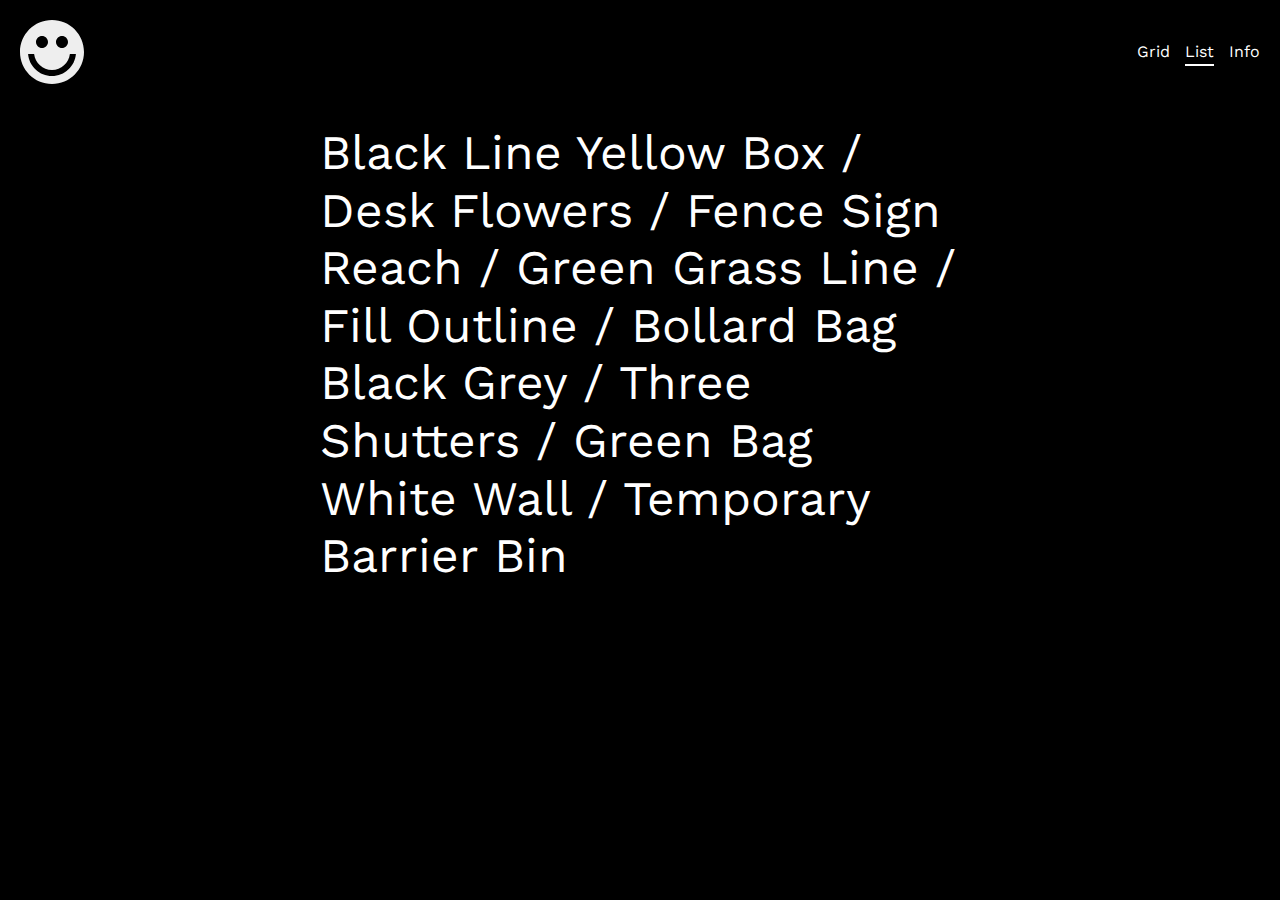
<file: boyce/list.html>
<!DOCTYPE html>
<html lang="en">
  <head>
    <meta charset="UTF-8" />
    <meta http-equiv="X-UA-Compatible" content="IE=edge" />
    <meta name="viewport" content="width=device-width, initial-scale=1.0" />
    <link rel="stylesheet" href="./style.css">
    <title>Boyce-List</title>
  </head>
  <body>
    <header>
      <h1>
        <img src="./assets/logo.svg" alt="logo" />
      </h1>
      <nav>
        <a href="./index.html">Grid</a>
        <a href="./list.html" class="selected">List</a>
        <a href="#">Info</a>
      </nav>
    </header>
    <section class="list">
      <a href=""
        >Black Line Yellow Box
        <img src="./assets/image_1.jpg" alt="" />
      </a>
      <a href=""
        >Desk Flowers
        <img src="./assets/image_2.jpg" alt="" />
      </a>
      <a href=""
        >Fence Sign Reach
        <img src="./assets/image_3.jpg" alt="" />
      </a>
      <a href=""
        >Green Grass Line
        <img src="./assets/image_4.jpg" alt="" />
      </a>
      <a href=""
        >Fill Outline
        <img src="./assets/image_5.jpg" alt="" />
      </a>
      <a href=""
        >Bollard Bag Black Grey
        <img src="./assets/image_6.jpg" alt="" />
      </a>
      <a href=""
        >Three Shutters
        <img src="./assets/image_7.jpg" alt="" />
      </a>
      <a href=""
        >Green Bag White Wall
        <img src="./assets/image_8.jpg" alt="" />
      </a>
      <a href=""
        >Temporary Barrier Bin
        <img src="./assets/image_9.jpg" alt="" />
      </a>
    </section>
  </body>
</html>
</file>
<file: Baker+Brown/style.css>
@import url("https://fonts.googleapis.com/css2?family=Biryani&display=swap");
* {
  margin: 0;
  padding: 0;
  box-sizing: border-box;
}

body {
  font-family: "Biryani", sans-serif;
  font-size: 16px;
  line-height: 1.2;
  color: #000;
  max-width: 960px;
  padding-left: 20px;
  padding-right: 20px;
  margin-left: auto;
  margin-right: auto;
}

header {
  padding: 60px 20px;
  text-align: center;
}

.menu {
  background-color: #f9cfdf;
  width: 400px;
  height: 100%;
  position: fixed;
  top: 0;
  left: 0;
  transform: translateX(-100%);
  z-index: 2;
  transition: transform 0.5s ease;
}
.open{
    transform: translateX(0);
}
nav {
  position: absolute;
  left: 65px;
  top: 50%;
  transform: translateY(-50%);
}

nav a {  
  text-decoration: none;
  color: #000;
  font-size: 32px;
  font-weight: 700;
  display: block;
  margin-bottom: 10px;
}

.menu-toggle {
  position: fixed;
  top: 30px;
  left: 30px;
  z-index: 3;
}

section {
  width: 100%;
  margin-bottom: 60px;
}

.natural {
  position: relative;
}
.natural img {
  width: 100%;
  padding-right: 260px;
}
.natural h2 {
  font-size: 64px;
  line-height: 1.125;
  font-weight: 700;
}
.natural .copy {
  position: absolute;
  right: 0;
  top: 50%;
  width: 360px;
  transform: translateY(-50%);
}
.one-thing img {
  width: 100%;
  padding-left: 360px;
}

.one-thing {
  position: relative;
}

.one-thing .copy {
  position: absolute;
  top: 50px;
  left: 0;
  width: 480px;
}

.one-thing h3 {
  font-size: 32px;
  font-weight: 700;
  margin-bottom: 20px;
}

.one-thing p {
  font-size: 32px;
  font-weight: 100;
}

.lookbook {
  background-image: url(./assets/image_3.jpg);
  background-size: cover;
  background-position: center;
  padding: 220px 20px 184px 20px;
  text-align: center;
}
.lookbook h2 {
  font-size: 64px;
  color: #fff;
  font-weight: 700;
}

.natural img,
.natural h2 {
  transition: transform 0.5s ease;
}
.natural:hover img {
  transform: rotate(-5deg);
}

.natural:hover h2 {
  transform: scale(1.15);
}
.one-thing .copy,
.one-thing img {
  transition: transform 0.5s ease;
}

.one-thing:hover .copy{
    transform: scale(1.1) translateX(20px);
}

.one-thing:hover img{
    transform: rotate(10deg);
}

.lookbook h2{
    transition: transform 0.5s ease;
}

.lookbook:hover h2{
    transform: scale(0.8);
    color: rgba(255, 255,255,0.8);
}
</file>
<file: boyce-slideshow/style.css>
@import url('https://fonts.googleapis.com/css2?family=Work+Sans&display=swap');
*{
  margin: 0;
  padding: 0;
  box-sizing: border-box;
}
body {
  font-family: 'Work Sans', sans-serif;
  font-size: 32px;
  line-height: 1.5;
  background: #000000;
  color: #ffffff;
}

.slideshow {
  position: relative;
  overflow: hidden;
  width: 100vw;
  height: 100vh;
}

.holder {
  position: relative;
  top: 0;
  left: 0;
  width: 10000vw;
  height: 100vh;
  transition: left 1s;
}

.holder div {
  float: left;
  width: 100vw;
  height: 100vh;
  background-position: center;
  background-repeat: no-repeat;
  background-size: cover;
  padding: 20px 30px;
}

.slide-1 {
  background-image: url(./assets/boyce_1.jpg);
}

.slide-2 {
  background-image: url(./assets/boyce_2.jpg);
}

.slide-3 {
  background-image: url(./assets/boyce_3.jpg);
}

.slide-4 {
  background-image: url(./assets/boyce_4.jpg);
}

.steps {
  position: absolute;
  bottom: 30px;
  left: 0;
  width: 100%;
  overflow: hidden;
  text-align: center;
}

a {
  color: white;
  padding: 20px 30px;
  position: absolute;
  bottom: 0;
  text-decoration: none;
  z-index: 1;
}

.prev {
  left: 0;
}

.next {
  right: 0;
}
</file>
<file: boyce/style.css>
@import url("https://fonts.googleapis.com/css2?family=Work+Sans&display=swap");
* {
  margin: 0;
  padding: 0;
  box-sizing: border-box;
}
body {
  font-family: "Work Sans", sans-serif;
  font-size: 16px;
  line-height: 1.5;
  color: #fff;
  background-color: #000;
}

a {
  color: #fff;
  text-decoration: none;
}
header {
  /* overflow: hidden; */
  display: flex;
  justify-content: space-between;
  align-items: center;
  position: sticky;
  top: 0;
  background-color: #000;
  padding: 20px;
  z-index: 2;
}
header h1 {
  /* float: left; */
  width: 64px;
  height: 64px;
}

/* header nav{
    float: right;
    margin-top: 20px;
} */

header nav a {
  margin-left: 10px;
  transition: border 0.3s ease-in;
  border-bottom: solid 2px rgba(0,0,0,0);
  padding-bottom: 3px;
}

header nav a:hover{
   border-color: #555;
}
header nav a.selected {
border-color: #fff;
}
.photos {
  /* text-align: center; */
  max-width: 960px;
  margin-left: auto;
  margin-right: auto;
  padding-left: 10px;
  padding-right: 10px;
  display: flex;
  flex-wrap: wrap;
  align-items: flex-end;
  justify-content: center;
}
/* .photo,.photo img{
    display: inline-block;
} */
.photo {
  width: 300px;
  margin: 10px;
  position: relative;
}

.photo img{
    transition: filter 0.3s;
}

.photo:hover img{
    filter:grayscale(100%)
}
.overlay{
    position: absolute;
    top: 0;
    left:0;
    width: 100%;
    height: 100%;
    background-color: rgba(0,0,0,0.7);
    opacity: 0;
    transition: opacity 0.3s;
    z-index: 2;
}
.photo:hover .overlay{
opacity: 1;
}
.photo:hover .overlay h2{
    position: absolute;
    left: -15px;
    top: -15px;
    font-size: 32px;
    line-height: 1.2;
}
.photo img {
  width: 100%;
}
.small {
  width: 220px;
}

.large {
  width: 400px;
}

footer {
  /* overflow: hidden; */
  display: flex;
  padding: 20px;
  justify-content: space-between;
  align-items: center;
}

/* footer p {
  float: left;
}

footer nav {
  float: right;
} */

footer nav a {
  width: 16px;
  margin-left: 5px;
  display: inline-block;
}

.list {
  max-width: 640px;
  margin-left: auto;
  margin-right: auto;
  font-size: 48px;
  line-height: 1.2;
  margin-top: 20px;
}

.list a img{
  opacity: 0;
  position: fixed;
  top: 50%;
  left: 50%;
  transform: translate(-50%,-50%);
  max-width: 500px;
  pointer-events: none;
  transition: opacity 0.3;
}

.list a:after{
  content: '/';
}
.list a:last-child:after{
  content: '';
}
.list a:hover img{
opacity: 1;
}

@media(max-width:700px){
  .list{
    padding: 30px;
  }
}
</file>
<file: Essmei/style.css>
@import url("https://fonts.googleapis.com/css2?family=Playfair+Display:wght@500&display=swap");
* {
  margin: 0;
  padding: 0;
  box-sizing: border-box;
}
body {
  font-family: "Playfair Display", serif;
  font-size: 20px;
  line-height: 1.3;
  background-color: #f4f4f4;
  color: #000;
}

header {
  background-color: #000;
  border-top: 5px solid #feea34;
}

header .container {
  display: flex;
  justify-content: space-between;
  align-items: center;
}

header h1 {
  width: 75px;
}

a {
  text-decoration: none;
}

header nav a {
  display: block;
}

header nav {
  display: flex;
}

.container {
  max-width: 960px;
  margin-left: auto;
  margin-right: auto;
  padding-left: 20px;
  padding-right: 20px;
}

.hero {
  background-image: url(./assets/hero.jpg);
  padding-top: 110px;
  padding-bottom: 120px;
  background-size: cover;
  background-position: right bottom;
}

.hero h2 {
  font-size: 36px;
  font-weight: 700;
  margin-bottom: 20px;
}

.hero p {
  font-size: 24px;
}

.intro {
  max-width: 440px;
}

.hero {
  margin-bottom: 30px;
}

.filters {
  margin-bottom: 20px;
}
.filters li {
  display: inline;
}
.show-filters {
  display: none;
}
.filters a {
  color: #000;
  font-size: 16px;
  margin-right: 15px;
}

.filters .selected {
  font-weight: 700;
  border-bottom: solid 2px #feea34;
  padding-bottom: 1px;
}

.products .container {
  display: flex;
  flex-wrap: wrap;
}

.product {
  width: 33.33%;
  position: relative;
}

.product img {
  width: 100%;
  height: 100%;
}

.products {
  margin-bottom: 60px;
}

.overlay {
  opacity: 0;
  position: absolute;
  background-color: rgba(254, 234, 52, 0.7);
  box-sizing: border-box;
  width: 100%;
  height: 100%;
  top: 0;
  left: 0;
  padding: 15px;
  transition: opacity 0.5s cubic-bezier(0.4, 0, 0.2, 1);
}

.product:hover .overlay {
  opacity: 1;
}

.product h4,
.product p {
  font-weight: 700;
}

.product p {
  font-size: 36px;
  position: absolute;
  bottom: 15px;
  left: 15px;
}

.product h4 {
  font-size: 18px;
}

.filters .show-filters {
  color: #bfbfb7;
}

@media (max-width: 860px) {
  .hero {
    padding-top: 55px;
    padding-bottom: 60px;
  }
  .product {
    width: 50%;
  }
  .container {
    padding-left: 40px;
    padding-right: 40px;
  }
}

@media (max-width: 770px) {
  .hero {
    background-image: none;
    background-color: #bfbfb7;
    padding-top: 30px;
    padding-bottom: 30px;
  }
  .hero .intro {
    max-width: none;
  }
}

@media (max-width: 540px) {
  .intro h2 {
    font-size: 18px;
    margin-bottom: 10px;
  }
  .intro p {
    font-size: 16px;
  }
  .container {
    padding-left: 20px;
    padding-right: 20px;
  }
}

@media (max-width: 480px) {
  body {
    font-size: 16px;
  }
  .product {
    width: 100%;
    margin-bottom: 20px;
  }
  .filters li,
  .show-filters {
    display: block;
  }
  .filters li {
    margin-bottom: 3px;
  }
  .show-filters {
    margin-bottom: 5px;
  }
  .filters-list {
    display: none;
  }
}

@media (min-width: 480px) {
  .filters-list {
    display: block !important;
  }
}
</file>
<file: furneauxs/style.css>
* {
  margin: 0;
  padding: 0;
}

body {
  font-family: Roboto;
  font-size: 16px;
  line-height: 1.5;
  color: #47353a;
}

header{
    padding: 10px 15px;
    overflow: hidden;
}

header h1{
    float: left;
}
header nav{
    float: right;
    margin-top: 10px;
    /* height: 3rem; */
}

nav a{
    color: #47353a;
    text-decoration: none;
    margin-left: 15px;
    text-transform: uppercase;
    font-weight: 700;
}

.hero{
  /* width: 100%; */
  background-image: url(./assets/hero.jpg);
  background-size: cover;
  padding-top: 230px;
  padding-bottom: 90px;
  background-position: right center;
}

.hero div{
  max-width: 540px;
  margin-left: auto;
  margin-right: auto;
  padding-left: 20px;
  padding-right: 20px;
  text-align: center;
}

.hero h2{
  font-family: David Libre;
  font-size: 64px;
  font-weight: 700;
  line-height: 1.1;
  margin-bottom: 15px;
}

.hero p{
  max-width: 400px;
  margin-left: auto;
  margin-right: auto;
}

.flowers{
  overflow: hidden;
}
.flowers img{
  float: left;
  width: 33.3%;
}

.quotes{
overflow: hidden;
}

.quotes div{
  width: 50%;
  float: left;
  text-align: center;
  box-sizing: border-box;
  padding:50px 20px 40px 20px;
}

.quotes img{
  width:75px;
  border-radius: 100%;
}


.creambackground{
  background-color: #f7f1ee;
}

.quotes blockquote{
  font-family: David Libre;
  font-size: 24px;
  line-height: 1.15;
  font-weight: 700;
  max-width: 400px;
  margin:10px auto;
}

.chair{
  background-image: url(./assets/full-bleed.jpg);
  background-position: center bottom;
  padding: 0;
  height: 500px;
}

.logos{
  background-color: #EEAE9F;
  padding: 20px 20px 30px 20px;
  text-align: center;
}
.logos p{
  color: #ffffff;
  font-weight: 700;
  margin-bottom: 10px;
}
.logos img{
  margin-left: 22px;
  margin-right: 22px;
}

footer{
  background-color: #47353A;
  color: red;
  padding: 25px 30px;
  overflow: hidden;
}
footer img{
  float: left;
}
footer P{
  float: right;
  font-size: 14px;
  color: #ccc9ca;
  font-weight: 700;
}


@media(max-width:600px){
  .hero h2{
    font-size: 32px;
    margin-bottom: 5px;
  }
  .hero{
    padding-top:80px ;
    padding-bottom: 80px;
  }
  .chair{
      height: 320px;
  }
  .quotes div{
    float: none;
    width: auto;
    padding: 30px 30px 40px 30px;
  }
  .quotes blockquote{
    font-size: 20px;
  }
  .quotes p{
    display: none;
  }
  body{
    font-size: 14px;
  }
  .flowers img{
    float: none;
    display: block;
    width: 100%;
  }
  header nav{
    /* line-height: 24px; */
    margin-top: 6px;
  }
}

@media(max-width:430px){

  header h1,header nav{
    float: none;
    text-align: center;
  }
  nav a{
    display: block;
    margin-left: 0;
    padding: 4px;
  }
  footer{
    padding: 30px 20px;
  }
}

@media(max-width:820px){
  .logos img{
    margin-left: 5px;
    margin-right: 5px;
  }
}

@media(max-width:680px){
  .logos img{
    margin: 0 auto 35px auto;
    display: block;
  }
  .logos img:last-child{
    margin-bottom: 0;
  }
}

@media(min-width:820px){
  header{
    position: sticky;
    top:0;
    background-color: white;
    box-shadow: 0 1px 5px 0px rgba(51, 51, 51,0.3);
  }
}
</file>
<file: infinite-scroll/style.css>
@import url("https://fonts.googleapis.com/css2?family=Oswald&display=swap");

html {
  box-sizing: border-box;
}

body {
  margin: 0;
  padding: 0;
  font-family: "Oswald", sans-serif;
  background-color: whitesmoke;
}
h1 {
  text-align: center;
  margin-top: 25px;
  margin-bottom: 15px;
  font-size: 40px;
  letter-spacing: 5px;
}

.loader {
  position: fixed;
  top: 0;
  bottom: 0;
  left: 0;
  right: 0;
  background-color: rgba(255, 255, 255, 0.8);
}
.loader img{
    position: fixed;
    top: 50%;
    left: 50%;
    transform: translate(-50%,-50%);
}

/* Image container */

.image-container{
    margin: 10px 30%;
}

.image-container img{
    width: 100%;
    margin-top: 5px;
}

@media screen and (max-with: 600px){
    h1{
        font-size: 20px;
    }
    .image-container{
        margin: 10px;
    }
}
</file>
<file: interior-weekly/style.css>
@import url("https://fonts.googleapis.com/css2?family=Fjord+One&display=swap");
*{
  margin: 0;
  padding: 0;
  box-sizing: border-box;
}
body {
  font-family: "Fjord One", serif;
  font-size: 18px;
  line-height: 1.5;
  background-color: #ffffff;
  color: #333333;
  margin: 0 auto 300px auto;
  width: 900px;
  transition: background-color 1s ease;
}

header {
  position: fixed;
  top: 0;
  left: 0;
  width: 100%;
  overflow: hidden;
  /* display: flex;
  justify-content: space-between;
  align-items: center; */
  padding: 40px;
  transition: all 0.5s ease;
}
.hidden{
  transform: translateY(-100%);
}
h1 {
  float: left;
  font-size: 20px;
  font-weight: 700;
}

nav {
  float: right;
}

nav a {
  color: #333333;
  text-decoration: none;
  border-bottom: 1px solid #7fdbff;
  margin: 0 0 0 15px;
}

section {
  padding: 100px 0 100px 0;
}

section img {
  width: 900px;
  height: 600px;
}

.progress{
  position: fixed;
  top: 0;
  left: 0;
  width: 100%;
}
.bar{
  position: absolute;
  top: 0;
  left: 0;
  width: 0;
  height: 3px;
  background-color: green;
}
</file>
<file: Patio/style.css>
@import url("https://fonts.googleapis.com/css2?family=Lora&display=swap");
* {
  margin: 0;
  padding: 0;
  /* box-sizing: border-box; */
}
body {
  font-family: "Lora", serif;
  font-size: 18px;
  color: #ffffff;
  background-image: url(./assets/background.svg);
  /* background-repeat: no-repeat; */
  max-width: 640px;
  margin-left: auto;
  margin-right: auto;
  padding: 40px;
  line-height: 1.5;
}

header {
  background-color: #ffffff;
  padding: 40px;
}

nav {
  background-color: #f05d5d;
  padding: 20px 40px;
}

nav a {
  color: white;
  text-decoration: none;
  margin-right: 15px;
}
nav a:hover {
  color: #5000ff;
  border-bottom: solid 2px #ffffff;
}
section {
  background-color: #5000ff;
  padding: 40px;
}
h2 {
  line-height: 1.2;
}
.fullbleed {
  width: inherit;
  padding: 0;
}
.fullbleed img {
  width: 100%;
  height: 100%;
}

blockquote {
  font-size: 2rem;
  line-height: 1.2;
  font-style: italic;
  margin-top: 40px;
  margin-bottom: 40px;
}

.map {
  width: 100%;
}

.contact p {
  margin-top: 20px;
}

.contact a {
  color: #ffffff;
  text-decoration: none;
  border-bottom: solid 2px;
  border-color: #f05d5d;
  padding-bottom: 1px;
}

@media (max-width: 720px) {
  section,
  header {
    padding: 20px;
  }
  nav {
    padding: 10px 20px;
  }
  h2,
  blockquote {
    font-size: 24px;
  }
  body {
    padding-top: 0;
    font-size: 16px;
  }
  nav a{
    display: block;
  }
  nav a:hover{
    border: none;
  }
  blockquote{
    margin-top: 20px;
    margin-bottom: 20px;
  }
}
.author{
  color: rgba(55, 0, 255, 0.685);
}
@media (min-width:1000px){
  body{
    font-size: 22px;
  }
}

@media(minwidth:2000px){
  body{
    font-size: 26px;
  }
  section{
    padding: 60px;
  }
}
</file>
<file: quote-generator/style.css>
@import url("https://fonts.googleapis.com/css2?family=Montserrat&display=swap");
* {
  box-sizing: border-box;
}
body {
  margin: 0;
  min-height: 100vh;
  background-color: #ffffff;
  background-image: url("data:image/svg+xml,%3Csvg xmlns='http://www.w3.org/2000/svg' viewBox='0 0 304 304' width='304' height='304'%3E%3Cpath fill='%23000000' fill-opacity='0.08' d='M44.1 224a5 5 0 1 1 0 2H0v-2h44.1zm160 48a5 5 0 1 1 0 2H82v-2h122.1zm57.8-46a5 5 0 1 1 0-2H304v2h-42.1zm0 16a5 5 0 1 1 0-2H304v2h-42.1zm6.2-114a5 5 0 1 1 0 2h-86.2a5 5 0 1 1 0-2h86.2zm-256-48a5 5 0 1 1 0 2H0v-2h12.1zm185.8 34a5 5 0 1 1 0-2h86.2a5 5 0 1 1 0 2h-86.2zM258 12.1a5 5 0 1 1-2 0V0h2v12.1zm-64 208a5 5 0 1 1-2 0v-54.2a5 5 0 1 1 2 0v54.2zm48-198.2V80h62v2h-64V21.9a5 5 0 1 1 2 0zm16 16V64h46v2h-48V37.9a5 5 0 1 1 2 0zm-128 96V208h16v12.1a5 5 0 1 1-2 0V210h-16v-76.1a5 5 0 1 1 2 0zm-5.9-21.9a5 5 0 1 1 0 2H114v48H85.9a5 5 0 1 1 0-2H112v-48h12.1zm-6.2 130a5 5 0 1 1 0-2H176v-74.1a5 5 0 1 1 2 0V242h-60.1zm-16-64a5 5 0 1 1 0-2H114v48h10.1a5 5 0 1 1 0 2H112v-48h-10.1zM66 284.1a5 5 0 1 1-2 0V274H50v30h-2v-32h18v12.1zM236.1 176a5 5 0 1 1 0 2H226v94h48v32h-2v-30h-48v-98h12.1zm25.8-30a5 5 0 1 1 0-2H274v44.1a5 5 0 1 1-2 0V146h-10.1zm-64 96a5 5 0 1 1 0-2H208v-80h16v-14h-42.1a5 5 0 1 1 0-2H226v18h-16v80h-12.1zm86.2-210a5 5 0 1 1 0 2H272V0h2v32h10.1zM98 101.9V146H53.9a5 5 0 1 1 0-2H96v-42.1a5 5 0 1 1 2 0zM53.9 34a5 5 0 1 1 0-2H80V0h2v34H53.9zm60.1 3.9V66H82v64H69.9a5 5 0 1 1 0-2H80V64h32V37.9a5 5 0 1 1 2 0zM101.9 82a5 5 0 1 1 0-2H128V37.9a5 5 0 1 1 2 0V82h-28.1zm16-64a5 5 0 1 1 0-2H146v44.1a5 5 0 1 1-2 0V18h-26.1zm102.2 270a5 5 0 1 1 0 2H98v14h-2v-16h124.1zM242 149.9V160h16v34h-16v62h48v48h-2v-46h-48v-66h16v-30h-16v-12.1a5 5 0 1 1 2 0zM53.9 18a5 5 0 1 1 0-2H64V2H48V0h18v18H53.9zm112 32a5 5 0 1 1 0-2H192V0h50v2h-48v48h-28.1zm-48-48a5 5 0 0 1-9.8-2h2.07a3 3 0 1 0 5.66 0H178v34h-18V21.9a5 5 0 1 1 2 0V32h14V2h-58.1zm0 96a5 5 0 1 1 0-2H137l32-32h39V21.9a5 5 0 1 1 2 0V66h-40.17l-32 32H117.9zm28.1 90.1a5 5 0 1 1-2 0v-76.51L175.59 80H224V21.9a5 5 0 1 1 2 0V82h-49.59L146 112.41v75.69zm16 32a5 5 0 1 1-2 0v-99.51L184.59 96H300.1a5 5 0 0 1 3.9-3.9v2.07a3 3 0 0 0 0 5.66v2.07a5 5 0 0 1-3.9-3.9H185.41L162 121.41v98.69zm-144-64a5 5 0 1 1-2 0v-3.51l48-48V48h32V0h2v50H66v55.41l-48 48v2.69zM50 53.9v43.51l-48 48V208h26.1a5 5 0 1 1 0 2H0v-65.41l48-48V53.9a5 5 0 1 1 2 0zm-16 16V89.41l-34 34v-2.82l32-32V69.9a5 5 0 1 1 2 0zM12.1 32a5 5 0 1 1 0 2H9.41L0 43.41V40.6L8.59 32h3.51zm265.8 18a5 5 0 1 1 0-2h18.69l7.41-7.41v2.82L297.41 50H277.9zm-16 160a5 5 0 1 1 0-2H288v-71.41l16-16v2.82l-14 14V210h-28.1zm-208 32a5 5 0 1 1 0-2H64v-22.59L40.59 194H21.9a5 5 0 1 1 0-2H41.41L66 216.59V242H53.9zm150.2 14a5 5 0 1 1 0 2H96v-56.6L56.6 162H37.9a5 5 0 1 1 0-2h19.5L98 200.6V256h106.1zm-150.2 2a5 5 0 1 1 0-2H80v-46.59L48.59 178H21.9a5 5 0 1 1 0-2H49.41L82 208.59V258H53.9zM34 39.8v1.61L9.41 66H0v-2h8.59L32 40.59V0h2v39.8zM2 300.1a5 5 0 0 1 3.9 3.9H3.83A3 3 0 0 0 0 302.17V256h18v48h-2v-46H2v42.1zM34 241v63h-2v-62H0v-2h34v1zM17 18H0v-2h16V0h2v18h-1zm273-2h14v2h-16V0h2v16zm-32 273v15h-2v-14h-14v14h-2v-16h18v1zM0 92.1A5.02 5.02 0 0 1 6 97a5 5 0 0 1-6 4.9v-2.07a3 3 0 1 0 0-5.66V92.1zM80 272h2v32h-2v-32zm37.9 32h-2.07a3 3 0 0 0-5.66 0h-2.07a5 5 0 0 1 9.8 0zM5.9 0A5.02 5.02 0 0 1 0 5.9V3.83A3 3 0 0 0 3.83 0H5.9zm294.2 0h2.07A3 3 0 0 0 304 3.83V5.9a5 5 0 0 1-3.9-5.9zm3.9 300.1v2.07a3 3 0 0 0-1.83 1.83h-2.07a5 5 0 0 1 3.9-3.9zM97 100a3 3 0 1 0 0-6 3 3 0 0 0 0 6zm0-16a3 3 0 1 0 0-6 3 3 0 0 0 0 6zm16 16a3 3 0 1 0 0-6 3 3 0 0 0 0 6zm16 16a3 3 0 1 0 0-6 3 3 0 0 0 0 6zm0 16a3 3 0 1 0 0-6 3 3 0 0 0 0 6zm-48 32a3 3 0 1 0 0-6 3 3 0 0 0 0 6zm16 16a3 3 0 1 0 0-6 3 3 0 0 0 0 6zm32 48a3 3 0 1 0 0-6 3 3 0 0 0 0 6zm-16 16a3 3 0 1 0 0-6 3 3 0 0 0 0 6zm32-16a3 3 0 1 0 0-6 3 3 0 0 0 0 6zm0-32a3 3 0 1 0 0-6 3 3 0 0 0 0 6zm16 32a3 3 0 1 0 0-6 3 3 0 0 0 0 6zm32 16a3 3 0 1 0 0-6 3 3 0 0 0 0 6zm0-16a3 3 0 1 0 0-6 3 3 0 0 0 0 6zm-16-64a3 3 0 1 0 0-6 3 3 0 0 0 0 6zm16 0a3 3 0 1 0 0-6 3 3 0 0 0 0 6zm16 96a3 3 0 1 0 0-6 3 3 0 0 0 0 6zm0 16a3 3 0 1 0 0-6 3 3 0 0 0 0 6zm16 16a3 3 0 1 0 0-6 3 3 0 0 0 0 6zm16-144a3 3 0 1 0 0-6 3 3 0 0 0 0 6zm0 32a3 3 0 1 0 0-6 3 3 0 0 0 0 6zm16-32a3 3 0 1 0 0-6 3 3 0 0 0 0 6zm16-16a3 3 0 1 0 0-6 3 3 0 0 0 0 6zm-96 0a3 3 0 1 0 0-6 3 3 0 0 0 0 6zm0 16a3 3 0 1 0 0-6 3 3 0 0 0 0 6zm16-32a3 3 0 1 0 0-6 3 3 0 0 0 0 6zm96 0a3 3 0 1 0 0-6 3 3 0 0 0 0 6zm-16-64a3 3 0 1 0 0-6 3 3 0 0 0 0 6zm16-16a3 3 0 1 0 0-6 3 3 0 0 0 0 6zm-32 0a3 3 0 1 0 0-6 3 3 0 0 0 0 6zm0-16a3 3 0 1 0 0-6 3 3 0 0 0 0 6zm-16 0a3 3 0 1 0 0-6 3 3 0 0 0 0 6zm-16 0a3 3 0 1 0 0-6 3 3 0 0 0 0 6zm-16 0a3 3 0 1 0 0-6 3 3 0 0 0 0 6zM49 36a3 3 0 1 0 0-6 3 3 0 0 0 0 6zm-32 0a3 3 0 1 0 0-6 3 3 0 0 0 0 6zm32 16a3 3 0 1 0 0-6 3 3 0 0 0 0 6zM33 68a3 3 0 1 0 0-6 3 3 0 0 0 0 6zm16-48a3 3 0 1 0 0-6 3 3 0 0 0 0 6zm0 240a3 3 0 1 0 0-6 3 3 0 0 0 0 6zm16 32a3 3 0 1 0 0-6 3 3 0 0 0 0 6zm-16-64a3 3 0 1 0 0-6 3 3 0 0 0 0 6zm0 16a3 3 0 1 0 0-6 3 3 0 0 0 0 6zm-16-32a3 3 0 1 0 0-6 3 3 0 0 0 0 6zm80-176a3 3 0 1 0 0-6 3 3 0 0 0 0 6zm16 0a3 3 0 1 0 0-6 3 3 0 0 0 0 6zm-16-16a3 3 0 1 0 0-6 3 3 0 0 0 0 6zm32 48a3 3 0 1 0 0-6 3 3 0 0 0 0 6zm16-16a3 3 0 1 0 0-6 3 3 0 0 0 0 6zm0-32a3 3 0 1 0 0-6 3 3 0 0 0 0 6zm112 176a3 3 0 1 0 0-6 3 3 0 0 0 0 6zm-16 16a3 3 0 1 0 0-6 3 3 0 0 0 0 6zm0 16a3 3 0 1 0 0-6 3 3 0 0 0 0 6zm0 16a3 3 0 1 0 0-6 3 3 0 0 0 0 6zM17 180a3 3 0 1 0 0-6 3 3 0 0 0 0 6zm0 16a3 3 0 1 0 0-6 3 3 0 0 0 0 6zm0-32a3 3 0 1 0 0-6 3 3 0 0 0 0 6zm16 0a3 3 0 1 0 0-6 3 3 0 0 0 0 6zM17 84a3 3 0 1 0 0-6 3 3 0 0 0 0 6zm32 64a3 3 0 1 0 0-6 3 3 0 0 0 0 6zm16-16a3 3 0 1 0 0-6 3 3 0 0 0 0 6z'%3E%3C/path%3E%3C/svg%3E");
  color: #000;
  font-family: Montserrat, sans-serif;
  font-weight: 700;
  text-align: center;
  display: flex;
  align-items: center;
  justify-content: center;
}

.quote-container {
  width: auto;
  max-width: 900px;
  padding: 20px 30px;
  border-radius: 10px;
  background-color: rgba(255, 255, 255, 0.4);
  box-shadow: 0 10px 10px 10px rgba(0, 0, 0, 0.2);
}

.quote-text {
  font-size: 2.75rem;
}

.long-quote {
  font-size: 2rem;
}

.fa-quote-left {
  font-size: 4rem;
}

.quote-author {
  margin-top: 15px;
  font-size: 2rem;
  font-weight: 400;
  font-style: italic;
}

.button-container {
  margin-top: 15px;
  display: flex;
  justify-content: space-between;
}

button {
  cursor: pointer;
  font-size: 1.2rem;
  height: 2.5rem;
  border: none;
  border-radius: 10px;
  color: #fff;
  background-color: #333;
  outline: none;
  padding: 0.5rem 1.8rem;
  box-shadow: 0 0.3rem rgba(121, 121, 121, 0.65);
}

button:hover {
  filter: brightness(110%);
}

button:active {
  transform: translate(0, 0.3rem);
  box-shadow: 0 0.1rem rgba(255, 255, 255, 0.65);
}

.twitter-button {
  color: #38a1f3;
}

.fa-twitter {
  font-size: 1.5rem;
}

/*  Loader */
.loader {
  border: 16px solid #f3f3f3;
  border-top: 16px solid #333;
  border-radius: 50%;
  width: 120px;
  height: 120px;
  animation: spin 2s linear infinite;
}

@keyframes spin {
  0% {
    transform: rotate(0deg);
  }
  100% {
    transform: rotate(360deg);
  }
}
/* media query */

@media screen and (max-width: 1000px) {
  .quote-container {
    margin: auto 10px;
  }
  .quote-text {
    font-size: 2.5rem;
  }
}
</file>
<file: sally-hart-lightbox/style.css>
*{
  margin: 0;
  padding: 0;
  box-sizing: border-box;
}
body {
  font-family: Helvetica;
  font-size: 16px;
  line-height: 1.5;
  color: #444444;
  margin: 50px auto 100px auto;
  max-width: 800px;
  text-align: center;
}

header {
  margin: 0 0 50px 0;
}

h1 {
  font-size: 48px;
  line-height: 1.3;
  margin: 0;
}

h2 {
  font-size: 14px;
  font-weight: 400;
  margin: 0;
}

/* article {
  overflow: hidden;
} */
.photos{
  display: flex;
  flex-wrap: wrap;
  padding: 0 20px ;
}
a {
  /* float: left; */
  width: 50%;
  padding: 10px;
  transition: border-color 0.5s;
}

a.clicked {
  border: 5px solid #ff4141;
}

a img {
  width: 100%;
}

.modal-background {
  position: fixed;
  top: 0;
  left: 0;
  width: 100%;
  height: 100%;
  background-color: rgba(0, 0, 0, 0.75);
}

.modal-close{
  position: fixed;
  top: 0;
  right: 0;
  color: #fff;
  padding: 20px 25px;
  cursor: pointer;
}

.modal-content{
  position: fixed;
  top: 50%;
  left: 50%;
  max-width: 760px;
  width: 90%;
  transform: translate(-50%,-50%);
}

.modal-content img{
  width: 100%;
}

.modal{
  display: none;
}

@media(max-width:520px){
  .photos a{
    width: 100%;
    padding: 0;
    margin-bottom: 20px;
  }
}
</file>
<file: sally-hart-photography/style.css>
@import url("https://fonts.googleapis.com/css2?family=Spartan:wght@500&display=swap");
* {
  margin: 0;
  padding: 0;
}
body {
  font-family: "Spartan", sans-serif;
  font-size: 16px;
  background-color: #004d9d;
  color: #ffffff;
}

a {
  /* color for links */
  color: #ffffff;
  /* removes underline */
  text-decoration: none;
}

a:hover{
  color: #90ee90;
}
section {
  height: 100vh;
  background-size: cover;
  background-attachment: fixed;
}

header {
  position: fixed;
  top: 20px;
  left: 20px;
}

footer {
  position: fixed;
  bottom: 20px;
  left: 20px;
}

footer a {
  margin-right: 5px;
}

.image_1{
  background-image: url(./assets/sally_1.jpg);
}
.image_2{
  background-image: url(./assets/sally_2.jpg);
}
.image_3{
  background-image: url(./assets/sally_3.jpg);
}
.image_4{
  background-image: url(./assets/sally_4.jpg);
}
</file>
